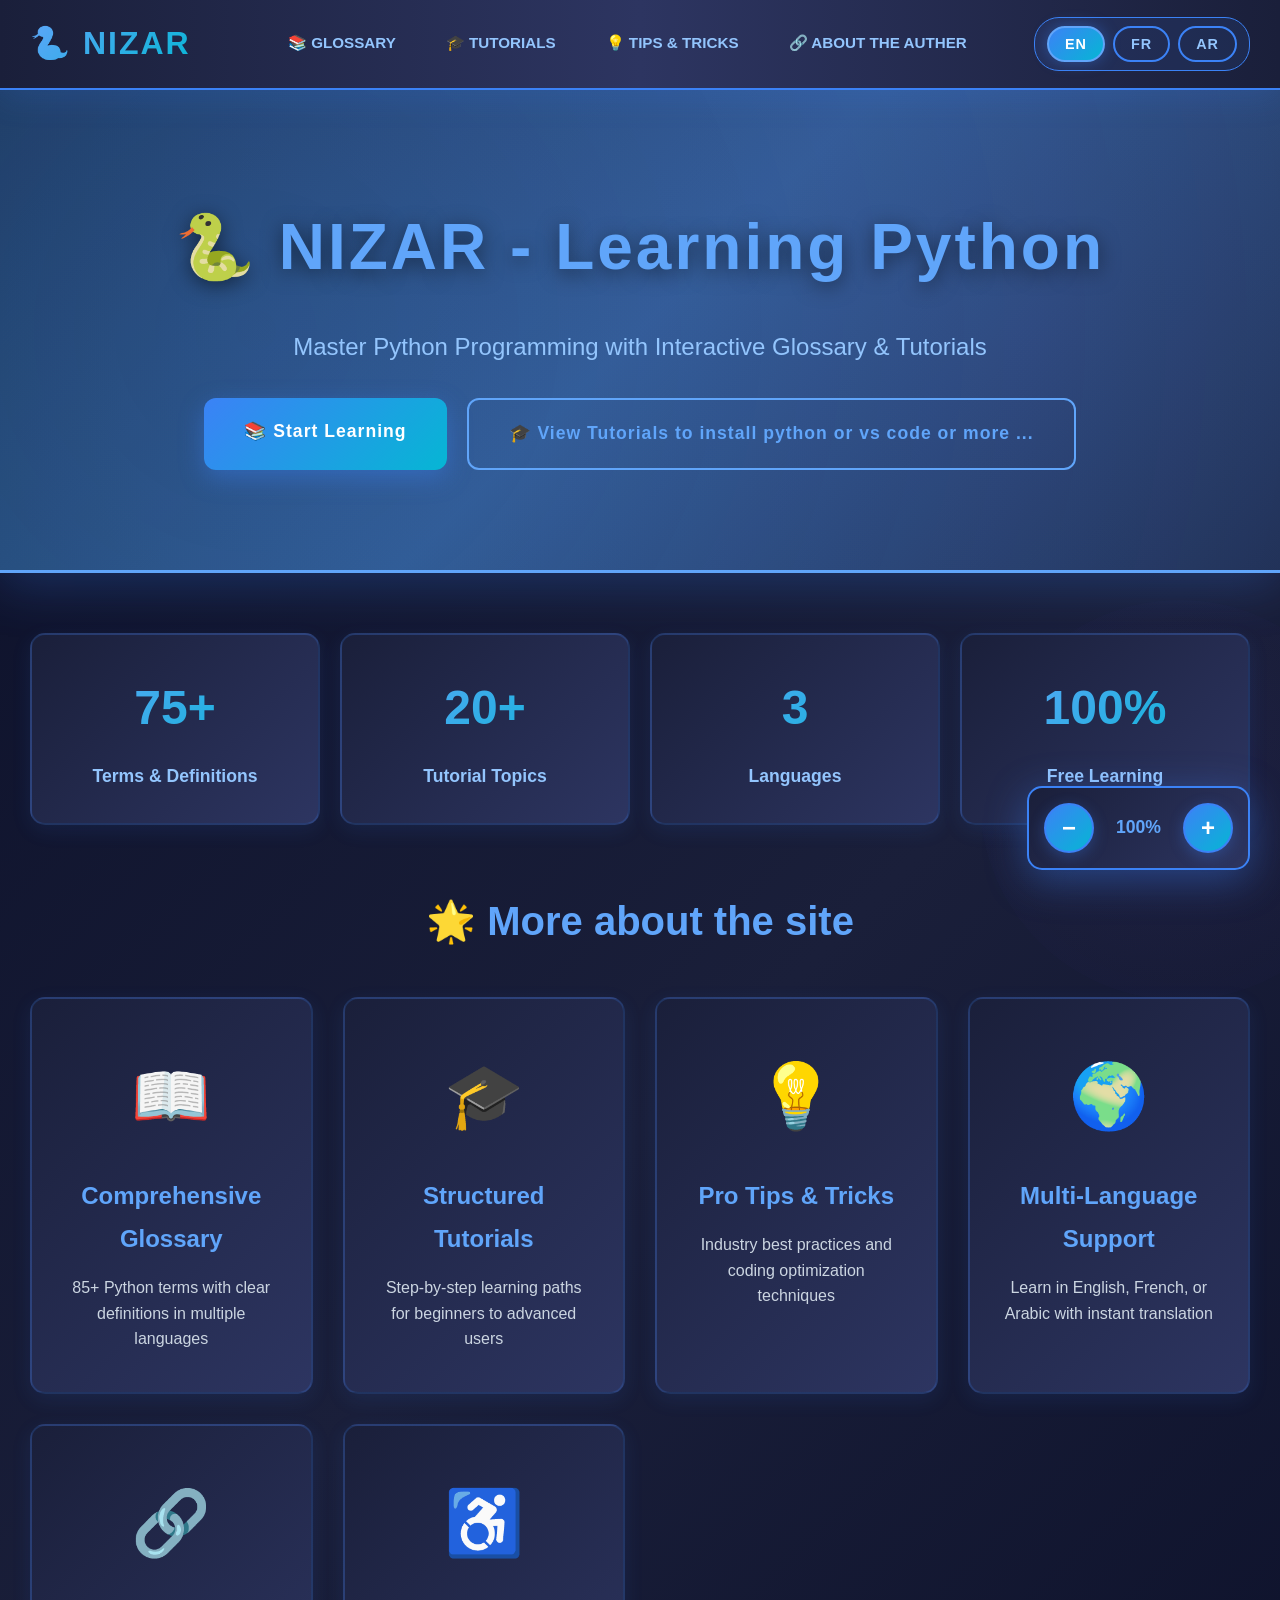
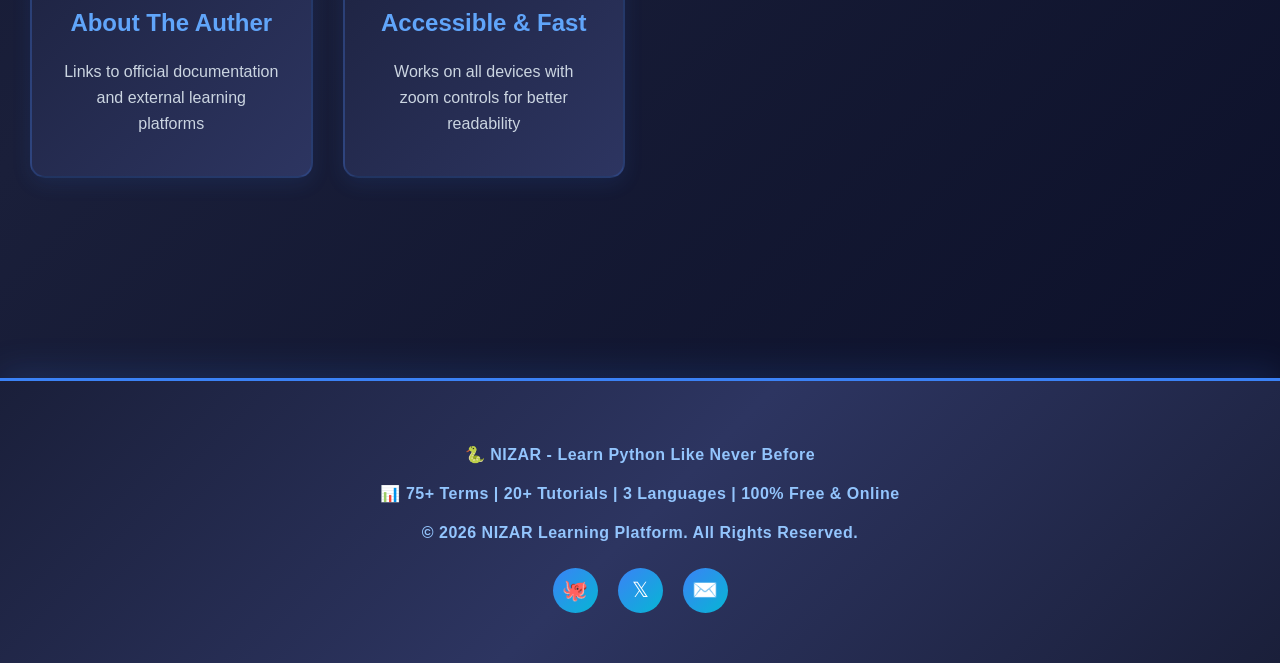
<file: index.html>
<!DOCTYPE html>
<html lang="en">

<head>
    <meta charset="UTF-8">
    <meta name="viewport" content="width=device-width, initial-scale=1.0">
    <title>NIZAR - Learning Python | Master Python Programming</title>
    <style>
        * {
            margin: 0;
            padding: 0;
            box-sizing: border-box;
        }
        
         :root {
            --primary-dark: #0a0e27;
            --secondary-dark: #1a1f3a;
            --tertiary-dark: #2d3561;
            --light-blue: #3b82f6;
            --lighter-blue: #60a5fa;
            --brightest-blue: #93c5fd;
            --accent-cyan: #06b6d4;
            --accent-purple: #8b5cf6;
        }
        
        body {
            background: linear-gradient(135deg, var(--primary-dark) 0%, var(--secondary-dark) 50%, var(--primary-dark) 100%);
            font-family: 'Segoe UI', Tahoma, Geneva, Verdana, sans-serif;
            color: #e0e7ff;
            line-height: 1.8;
            min-height: 100vh;
            position: relative;
            overflow-x: hidden;
        }
        
        .bg-decoration {
            position: fixed;
            width: 400px;
            height: 400px;
            border-radius: 50%;
            opacity: 0.05;
            pointer-events: none;
            z-index: 0;
        }
        
        .bg-decoration-1 {
            top: -100px;
            left: -100px;
            background: radial-gradient(circle, var(--light-blue), transparent);
            animation: float 20s ease-in-out infinite;
        }
        
        .bg-decoration-2 {
            bottom: -100px;
            right: -100px;
            background: radial-gradient(circle, var(--accent-purple), transparent);
            animation: float 25s ease-in-out infinite reverse;
        }
        
        @keyframes float {
            0%,
            100% {
                transform: translateY(0px);
            }
            50% {
                transform: translateY(50px);
            }
        }
        
        nav {
            background: linear-gradient(90deg, var(--secondary-dark) 0%, var(--tertiary-dark) 50%, var(--secondary-dark) 100%);
            padding: 15px 30px;
            display: flex;
            justify-content: space-between;
            align-items: center;
            border-bottom: 2px solid var(--light-blue);
            box-shadow: 0 8px 32px rgba(59, 130, 246, 0.15);
            position: sticky;
            top: 0;
            z-index: 50;
            backdrop-filter: blur(10px);
        }
        
        .logo {
            font-size: 2em;
            font-weight: 900;
            background: linear-gradient(135deg, var(--lighter-blue), var(--accent-cyan));
            -webkit-background-clip: text;
            -webkit-text-fill-color: transparent;
            background-clip: text;
            letter-spacing: 2px;
            margin-right: 30px;
            cursor: pointer;
            text-decoration: none;
        }
        
        .nav-links {
            flex: 1;
            display: flex;
            gap: 20px;
            justify-content: center;
        }
        
        .nav-link {
            padding: 10px 15px;
            color: var(--brightest-blue);
            cursor: pointer;
            font-weight: 600;
            transition: all 0.3s ease;
            border-bottom: 3px solid transparent;
            font-size: 0.95em;
            text-decoration: none;
            display: inline-block;
        }
        
        .nav-link:hover,
        .nav-link.active {
            color: white;
            border-bottom-color: var(--lighter-blue);
        }
        
        .language-switcher {
            display: flex;
            gap: 8px;
            margin-left: auto;
            background: rgba(59, 130, 246, 0.1);
            padding: 8px 12px;
            border-radius: 25px;
            border: 1px solid var(--light-blue);
        }
        
        .lang-btn {
            padding: 8px 16px;
            border: 2px solid var(--light-blue);
            background: transparent;
            color: var(--brightest-blue);
            border-radius: 20px;
            cursor: pointer;
            font-weight: 700;
            transition: all 0.3s ease;
            font-size: 0.9em;
            text-transform: uppercase;
            letter-spacing: 1px;
        }
        
        .lang-btn:hover,
        .lang-btn.active {
            background: linear-gradient(135deg, var(--light-blue), var(--accent-cyan));
            color: white;
            border-color: var(--lighter-blue);
            box-shadow: 0 0 15px rgba(59, 130, 246, 0.4);
        }
        
        header {
            background: linear-gradient(135deg, #1e3a5f 0%, #2d5a8c 50%, #1a2f4d 100%);
            padding: 100px 30px;
            text-align: center;
            box-shadow: 0 12px 48px rgba(59, 130, 246, 0.25);
            border-bottom: 3px solid var(--lighter-blue);
            position: relative;
            z-index: 10;
        }
        
        header::before {
            content: '';
            position: absolute;
            top: 0;
            left: 0;
            right: 0;
            bottom: 0;
            background: radial-gradient(circle at 20% 50%, rgba(59, 130, 246, 0.1), transparent), radial-gradient(circle at 80% 50%, rgba(139, 92, 246, 0.1), transparent);
            pointer-events: none;
        }
        
        header h1 {
            color: var(--lighter-blue);
            font-size: 4em;
            margin-bottom: 20px;
            font-weight: 900;
            text-shadow: 0 4px 20px rgba(0, 0, 0, 0.5);
            letter-spacing: 3px;
            position: relative;
            z-index: 11;
        }
        
        header .tagline {
            color: var(--brightest-blue);
            font-size: 1.5em;
            font-weight: 400;
            position: relative;
            z-index: 11;
            margin-bottom: 30px;
        }
        
        .cta-buttons {
            display: flex;
            gap: 20px;
            justify-content: center;
            position: relative;
            z-index: 11;
            flex-wrap: wrap;
        }
        
        .cta-btn {
            padding: 18px 40px;
            font-size: 1.1em;
            font-weight: 700;
            border: none;
            border-radius: 12px;
            cursor: pointer;
            transition: all 0.3s ease;
            text-decoration: none;
            display: inline-block;
            letter-spacing: 1px;
        }
        
        .cta-btn-primary {
            background: linear-gradient(135deg, var(--light-blue), var(--accent-cyan));
            color: white;
            box-shadow: 0 8px 25px rgba(59, 130, 246, 0.4);
        }
        
        .cta-btn-primary:hover {
            transform: translateY(-3px);
            box-shadow: 0 12px 35px rgba(59, 130, 246, 0.6);
        }
        
        .cta-btn-secondary {
            background: transparent;
            color: var(--lighter-blue);
            border: 2px solid var(--lighter-blue);
        }
        
        .cta-btn-secondary:hover {
            background: rgba(96, 165, 250, 0.1);
            transform: translateY(-3px);
        }
        
        .container {
            max-width: 1300px;
            margin: 0 auto;
            padding: 60px 30px;
            position: relative;
            z-index: 10;
        }
        
        .stats-container {
            display: grid;
            grid-template-columns: repeat(auto-fit, minmax(200px, 1fr));
            gap: 20px;
            margin-bottom: 60px;
        }
        
        .stat-card {
            background: linear-gradient(135deg, var(--secondary-dark) 0%, var(--tertiary-dark) 100%);
            padding: 30px;
            border-radius: 15px;
            text-align: center;
            border: 2px solid rgba(59, 130, 246, 0.2);
            box-shadow: 0 6px 20px rgba(59, 130, 246, 0.1);
            transition: all 0.3s ease;
        }
        
        .stat-card:hover {
            box-shadow: 0 10px 32px rgba(59, 130, 246, 0.25);
            transform: translateY(-5px);
            border-color: var(--light-blue);
        }
        
        .stat-number {
            font-size: 3em;
            font-weight: 900;
            background: linear-gradient(135deg, var(--lighter-blue), var(--accent-cyan));
            -webkit-background-clip: text;
            -webkit-text-fill-color: transparent;
            background-clip: text;
        }
        
        .stat-label {
            color: var(--brightest-blue);
            font-weight: 700;
            margin-top: 10px;
            font-size: 1.1em;
        }
        
        .feature-grid {
            display: grid;
            grid-template-columns: repeat(auto-fit, minmax(280px, 1fr));
            gap: 30px;
            margin-bottom: 60px;
        }
        
        .feature-card {
            background: linear-gradient(135deg, var(--secondary-dark) 0%, var(--tertiary-dark) 100%);
            padding: 40px 30px;
            border-radius: 15px;
            border: 2px solid rgba(59, 130, 246, 0.2);
            text-align: center;
            transition: all 0.4s ease;
            box-shadow: 0 6px 20px rgba(59, 130, 246, 0.1);
            position: relative;
            overflow: hidden;
        }
        
        .feature-card::before {
            content: '';
            position: absolute;
            top: 0;
            left: 0;
            right: 0;
            bottom: 0;
            background: linear-gradient(135deg, rgba(59, 130, 246, 0.1), transparent);
            opacity: 0;
            transition: opacity 0.3s ease;
        }
        
        .feature-card:hover {
            transform: translateY(-15px);
            box-shadow: 0 16px 48px rgba(59, 130, 246, 0.35);
            border-color: var(--lighter-blue);
        }
        
        .feature-card:hover::before {
            opacity: 1;
        }
        
        .feature-icon {
            font-size: 4em;
            margin-bottom: 20px;
        }
        
        .feature-title {
            color: var(--lighter-blue);
            font-size: 1.5em;
            font-weight: 800;
            margin-bottom: 15px;
        }
        
        .feature-text {
            color: #cbd5e1;
            font-size: 1em;
            line-height: 1.6;
        }
        
        .zoom-controls {
            position: fixed;
            bottom: 30px;
            right: 30px;
            display: flex;
            gap: 12px;
            z-index: 1000;
            background: linear-gradient(135deg, var(--secondary-dark) 0%, var(--tertiary-dark) 100%);
            padding: 15px;
            border-radius: 15px;
            box-shadow: 0 10px 40px rgba(59, 130, 246, 0.4);
            border: 2px solid var(--light-blue);
            backdrop-filter: blur(10px);
        }
        
        .zoom-btn {
            width: 50px;
            height: 50px;
            border: 2px solid var(--light-blue);
            background: linear-gradient(135deg, var(--light-blue), var(--accent-cyan));
            color: white;
            border-radius: 50%;
            font-size: 1.5em;
            font-weight: bold;
            cursor: pointer;
            transition: all 0.3s ease;
            display: flex;
            align-items: center;
            justify-content: center;
            box-shadow: 0 4px 15px rgba(59, 130, 246, 0.3);
        }
        
        .zoom-btn:hover {
            transform: scale(1.15);
            box-shadow: 0 8px 25px rgba(59, 130, 246, 0.5);
        }
        
        .zoom-level {
            display: flex;
            align-items: center;
            justify-content: center;
            min-width: 65px;
            font-weight: 800;
            color: var(--lighter-blue);
            font-size: 1.1em;
        }
        
        .scroll-to-top {
            position: fixed;
            bottom: 150px;
            right: 30px;
            width: 50px;
            height: 50px;
            background: linear-gradient(135deg, var(--accent-purple), var(--light-blue));
            color: white;
            border: 2px solid var(--lighter-blue);
            border-radius: 50%;
            font-size: 1.6em;
            cursor: pointer;
            display: none;
            align-items: center;
            justify-content: center;
            transition: all 0.3s ease;
            box-shadow: 0 6px 20px rgba(59, 130, 246, 0.4);
        }
        
        .scroll-to-top:hover {
            transform: scale(1.15);
            box-shadow: 0 10px 32px rgba(59, 130, 246, 0.6);
        }
        
        .scroll-to-top.show {
            display: flex;
        }
        
        footer {
            background: linear-gradient(135deg, var(--secondary-dark) 0%, var(--tertiary-dark) 50%, var(--secondary-dark) 100%);
            padding: 50px 30px;
            text-align: center;
            color: var(--brightest-blue);
            margin-top: 80px;
            border-top: 3px solid var(--light-blue);
            box-shadow: 0 -8px 32px rgba(59, 130, 246, 0.15);
            position: relative;
            z-index: 10;
        }
        
        footer p {
            margin: 10px 0;
            font-weight: 600;
            letter-spacing: 0.5px;
        }
        
        .social-links {
            display: flex;
            gap: 20px;
            justify-content: center;
            margin-top: 20px;
        }
        
        .social-link {
            display: inline-block;
            width: 45px;
            height: 45px;
            background: linear-gradient(135deg, var(--light-blue), var(--accent-cyan));
            border-radius: 50%;
            display: flex;
            align-items: center;
            justify-content: center;
            color: white;
            font-size: 1.3em;
            transition: all 0.3s ease;
            text-decoration: none;
        }
        
        .social-link:hover {
            transform: translateY(-5px);
            box-shadow: 0 8px 20px rgba(59, 130, 246, 0.4);
        }
        
         ::-webkit-scrollbar {
            width: 12px;
        }
        
         ::-webkit-scrollbar-track {
            background: linear-gradient(to bottom, var(--primary-dark), var(--secondary-dark));
        }
        
         ::-webkit-scrollbar-thumb {
            background: linear-gradient(to bottom, var(--light-blue), var(--accent-cyan));
            border-radius: 6px;
        }
        
         ::-webkit-scrollbar-thumb:hover {
            background: linear-gradient(to bottom, var(--lighter-blue), var(--light-blue));
        }
        
        @media (max-width: 768px) {
            header h1 {
                font-size: 2.5em;
            }
            .cta-buttons {
                flex-direction: column;
            }
            .cta-btn {
                width: 100%;
            }
            nav {
                flex-direction: column;
                gap: 15px;
            }
            .nav-links {
                flex-direction: column;
                gap: 10px;
            }
        }
    </style>
</head>

<body>

    <div class="bg-decoration bg-decoration-1"></div>
    <div class="bg-decoration bg-decoration-2"></div>

    <nav>
        <a href="index.html" class="logo">🐍 NIZAR</a>
        <div class="nav-links">
            <a href="glossary.html" class="nav-link">📚 GLOSSARY</a>
            <a href="tutorials.html" class="nav-link">🎓 TUTORIALS</a>
            <a href="tips.html" class="nav-link">💡 TIPS & TRICKS</a>
            <a href="resources.html" class="nav-link">🔗 ABOUT THE AUTHER</a>
        </div>
        <div class="language-switcher">
            <button class="lang-btn active" onclick="changeLanguage('en')">EN</button>
            <button class="lang-btn" onclick="changeLanguage('fr')">FR</button>
            <button class="lang-btn" onclick="changeLanguage('ar')">AR</button>
        </div>
    </nav>

    <header>
        <h1 id="header-title">🐍 NIZAR - Learning Python</h1>
        <p class="tagline" id="header-tagline">Master Python Programming with Interactive Glossary & Tutorials</p>
        <div class="cta-buttons">
            <a href="glossary.html" class="cta-btn cta-btn-primary" id="btn-glossary">📚 Start Learning</a>
            <a href="tutorials.html" class="cta-btn cta-btn-secondary" id="btn-tutorials">🎓 View Tutorials to install python or vs code or more ...</a>
        </div>
    </header>

    <div class="container">
        <div class="stats-container">
            <div class="stat-card">
                <div class="stat-number">75+</div>
                <div class="stat-label" id="stat1">Terms & Definitions</div>
            </div>
            <div class="stat-card">
                <div class="stat-number">20+</div>
                <div class="stat-label" id="stat2">Tutorial Topics</div>
            </div>
            <div class="stat-card">
                <div class="stat-number">3</div>
                <div class="stat-label" id="stat3">Languages</div>
            </div>
            <div class="stat-card">
                <div class="stat-number">100%</div>
                <div class="stat-label" id="stat4">Free Learning</div>
            </div>
        </div>

        <h2 style="color: var(--lighter-blue); font-size: 2.5em; margin-bottom: 40px; text-align: center;">🌟 More about the site</h2>

        <div class="feature-grid">
            <div class="feature-card">
                <div class="feature-icon">📖</div>
                <div class="feature-title" id="feat1-title">Comprehensive Glossary</div>
                <div class="feature-text" id="feat1-text">85+ Python terms with clear definitions in multiple languages</div>
            </div>
            <div class="feature-card">
                <div class="feature-icon">🎓</div>
                <div class="feature-title" id="feat2-title">Structured Tutorials</div>
                <div class="feature-text" id="feat2-text">Step-by-step learning paths for beginners to advanced users</div>
            </div>
            <div class="feature-card">
                <div class="feature-icon">💡</div>
                <div class="feature-title" id="feat3-title">Pro Tips & Tricks</div>
                <div class="feature-text" id="feat3-text">Industry best practices and coding optimization techniques</div>
            </div>
            <div class="feature-card">
                <div class="feature-icon">🌍</div>
                <div class="feature-title" id="feat4-title">Multi-Language Support</div>
                <div class="feature-text" id="feat4-text">Learn in English, French, or Arabic with instant translation</div>
            </div>
            <div class="feature-card">
                <div class="feature-icon">🔗</div>
                <div class="feature-title" id="feat5-title">About The Auther</div>
                <div class="feature-text" id="feat5-text">Links to official documentation and external learning platforms</div>
            </div>
            <div class="feature-card">
                <div class="feature-icon">♿</div>
                <div class="feature-title" id="feat6-title">Accessible & Fast</div>
                <div class="feature-text" id="feat6-text">Works on all devices with zoom controls for better readability</div>
            </div>
        </div>
    </div>

    <button class="scroll-to-top" id="scrollToTop">↑</button>

    <div class="zoom-controls">
        <button class="zoom-btn" id="zoomOut" title="Zoom Out">−</button>
        <div class="zoom-level" id="zoomLevel">100%</div>
        <button class="zoom-btn" id="zoomIn" title="Zoom In">+</button>
    </div>

    <footer>
        <p>🐍 NIZAR - Learn Python Like Never Before</p>
        <p>📊 75+ Terms | 20+ Tutorials | 3 Languages | 100% Free & Online</p>
        <p>© 2026 NIZAR Learning Platform. All Rights Reserved.</p>
        <div class="social-links">
            <a href="#" class="social-link" title="GitHub">🐙</a>
            <a href="#" class="social-link" title="Twitter">𝕏</a>
            <a href="#" class="social-link" title="Email">✉️</a>
        </div>
    </footer>

    <script>
        let currentZoom = 100;
        const translations = {
            en: {
                'header-title': '🐍 NIZAR - Learning Python',
                'header-tagline': 'Master Python Programming with Interactive Glossary & Tutorials',
                'btn-glossary': '📚 Start Learning',
                'btn-tutorials': '🎓 View Tutorials',
                'stat1': 'Terms & Definitions',
                'stat2': 'Tutorial Topics',
                'stat3': 'Languages',
                'stat4': 'Free Learning',
                'feat1-title': 'Comprehensive Glossary',
                'feat1-text': '75+ Python terms with clear definitions in multiple languages',
                'feat2-title': 'Structured Tutorials',
                'feat2-text': 'Step-by-step learning paths for beginners to advanced users',
                'feat3-title': 'Pro Tips & Tricks',
                'feat3-text': 'Industry best practices and coding optimization techniques',
                'feat4-title': 'Multi-Language Support',
                'feat4-text': 'Learn in English, French, or Arabic with instant translation',
                'feat5-title': 'Small Biography About The Authers Life',
                'feat5-text': 'Links to official documentation and learning python easily',
                'feat6-title': 'Accessible & Fast',
                'feat6-text': 'Works on all devices with zoom controls for better readability',
            },
            fr: {
                'header-title': '🐍 NIZAR - Apprendre Python',
                'header-tagline': 'Maîtrisez la programmation Python avec un glossaire et des tutoriels interactifs',
                'btn-glossary': '📚 Commencer à apprendre',
                'btn-tutorials': '🎓 Voir les tutoriels',
                'stat1': 'Termes et définitions',
                'stat2': 'Sujets de tutoriel',
                'stat3': ' Multis Langues',
                'stat4': 'Apprentissage gratuit',
                'feat1-title': 'Glossaire complet',
                'feat1-text': '85+ termes Python avec définitions claires en plusieurs langues',
                'feat2-title': 'Tutoriels structurés',
                'feat2-text': 'Parcours d\'apprentissage étape par étape pour les débutants aux utilisateurs avancés',
                'feat3-title': 'Astuces et conseils pro',
                'feat3-text': 'Meilleures pratiques de l\'industrie et techniques d\'optimisation de code',
                'feat4-title': 'Support multilingue',
                'feat4-text': 'Apprenez en anglais, français ou arabe avec traduction instantanée',
                'feat5-title': 'Petite biography du auteur du site',
                'feat5-text': 'Liens vers la documentation officielle et les plates-formes d\'apprentissage externes',
                'feat6-title': 'Accessible et rapide',
                'feat6-text': 'Fonctionne sur tous les appareils avec des contrôles de zoom pour une meilleure lisibilité',
            },
            ar: {
                'header-title': '🐍 نزار - تعلم بايثون',
                'header-tagline': 'أتقن برمجة بايثون باستخدام قاموس وبرامج تعليمية تفاعلية',
                'btn-glossary': '📚 ابدأ التعلم',
                'btn-tutorials': '🎓 عرض البرامج التعليمية',
                'stat1': 'المصطلحات والتعاريف',
                'stat2': 'موضوعات البرامج التعليمية',
                'stat3': 'اللغات',
                'stat4': 'التعلم المجاني',
                'feat1-title': 'قاموس شامل',
                'feat1-text': '75+ شروط بايثون مع تعريفات واضحة بلغات متعددة',
                'feat2-title': 'برامج تعليمية منظمة',
                'feat2-text': 'مسارات تعليمية خطوة بخطوة للمبتدئين إلى المستخدمين المتقدمين',
                'feat3-title': 'نصائح واستراتيجيات احترافية',
                'feat3-text': 'أفضل الممارسات الصناعية وتقنيات تحسين الأداء في الكود',
                'feat4-title': 'دعم متعدد اللغات',
                'feat4-text': 'تعلم باللغة الإنجليزية أو الفرنسية أو العربية مع الترجمة الفورية',
                'feat5-title': 'موارد منسقة',
                'feat5-text': 'معلومات حول صانع الموقع والمنصات التعليمية الخارجية',
                'feat6-title': 'سهل الوصول وسريع',
                'feat6-text': 'يعمل على جميع الأجهزة مع عناصر تحكم الرسم البياني لتحسين القابلية للقراءة',
            }
        };

        function changeLanguage(lang) {
            const trans = translations[lang];
            for (let key in trans) {
                const elem = document.getElementById(key);
                if (elem) elem.textContent = trans[key];
            }
            document.querySelectorAll('.lang-btn').forEach(btn => btn.classList.remove('active'));
            event.target.classList.add('active');
            localStorage.setItem('niзarLanguage', lang);
        }

        function updateZoom() {
            document.body.style.zoom = currentZoom + '%';
            document.getElementById('zoomLevel').textContent = currentZoom + '%';
            localStorage.setItem('niзarZoom', currentZoom);
        }

        document.getElementById('zoomIn').addEventListener('click', () => {
            if (currentZoom < 200) {
                currentZoom += 10;
                updateZoom();
            }
        });

        document.getElementById('zoomOut').addEventListener('click', () => {
            if (currentZoom > 50) {
                currentZoom -= 10;
                updateZoom();
            }
        });

        window.addEventListener('scroll', () => {
            const scrollBtn = document.getElementById('scrollToTop');
            if (window.pageYOffset > 300) {
                scrollBtn.classList.add('show');
            } else {
                scrollBtn.classList.remove('show');
            }
        });

        document.getElementById('scrollToTop').addEventListener('click', () => {
            window.scrollTo({
                top: 0,
                behavior: 'smooth'
            });
        });

        const savedZoom = localStorage.getItem('niзarZoom');
        if (savedZoom) {
            currentZoom = parseInt(savedZoom);
            updateZoom();
        }

        const savedLang = localStorage.getItem('niзarLanguage') || 'en';
        if (savedLang !== 'en') {
            const btn = document.querySelector(`button[onclick="changeLanguage('${savedLang}')"]`);
            if (btn) {
                changeLanguage(savedLang);
            }
        }
    </script>

</body>

</html>
</file>
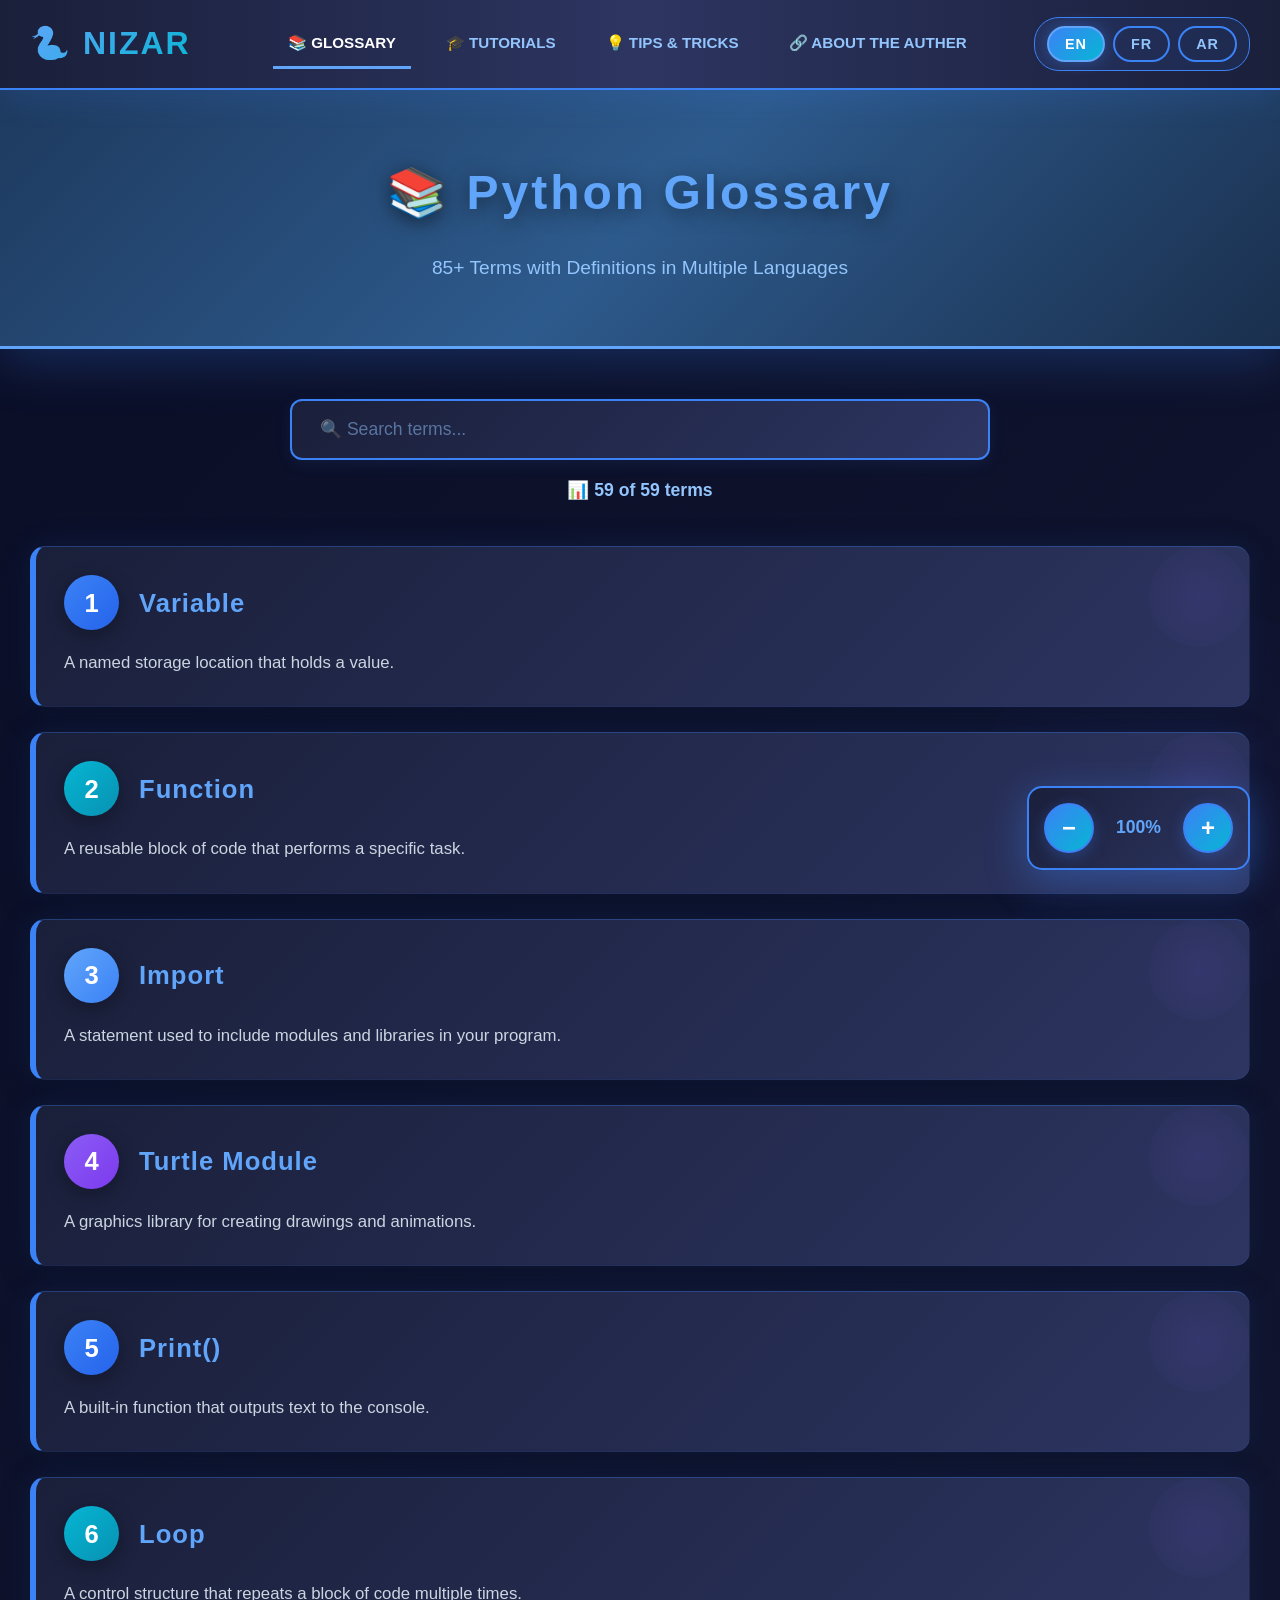
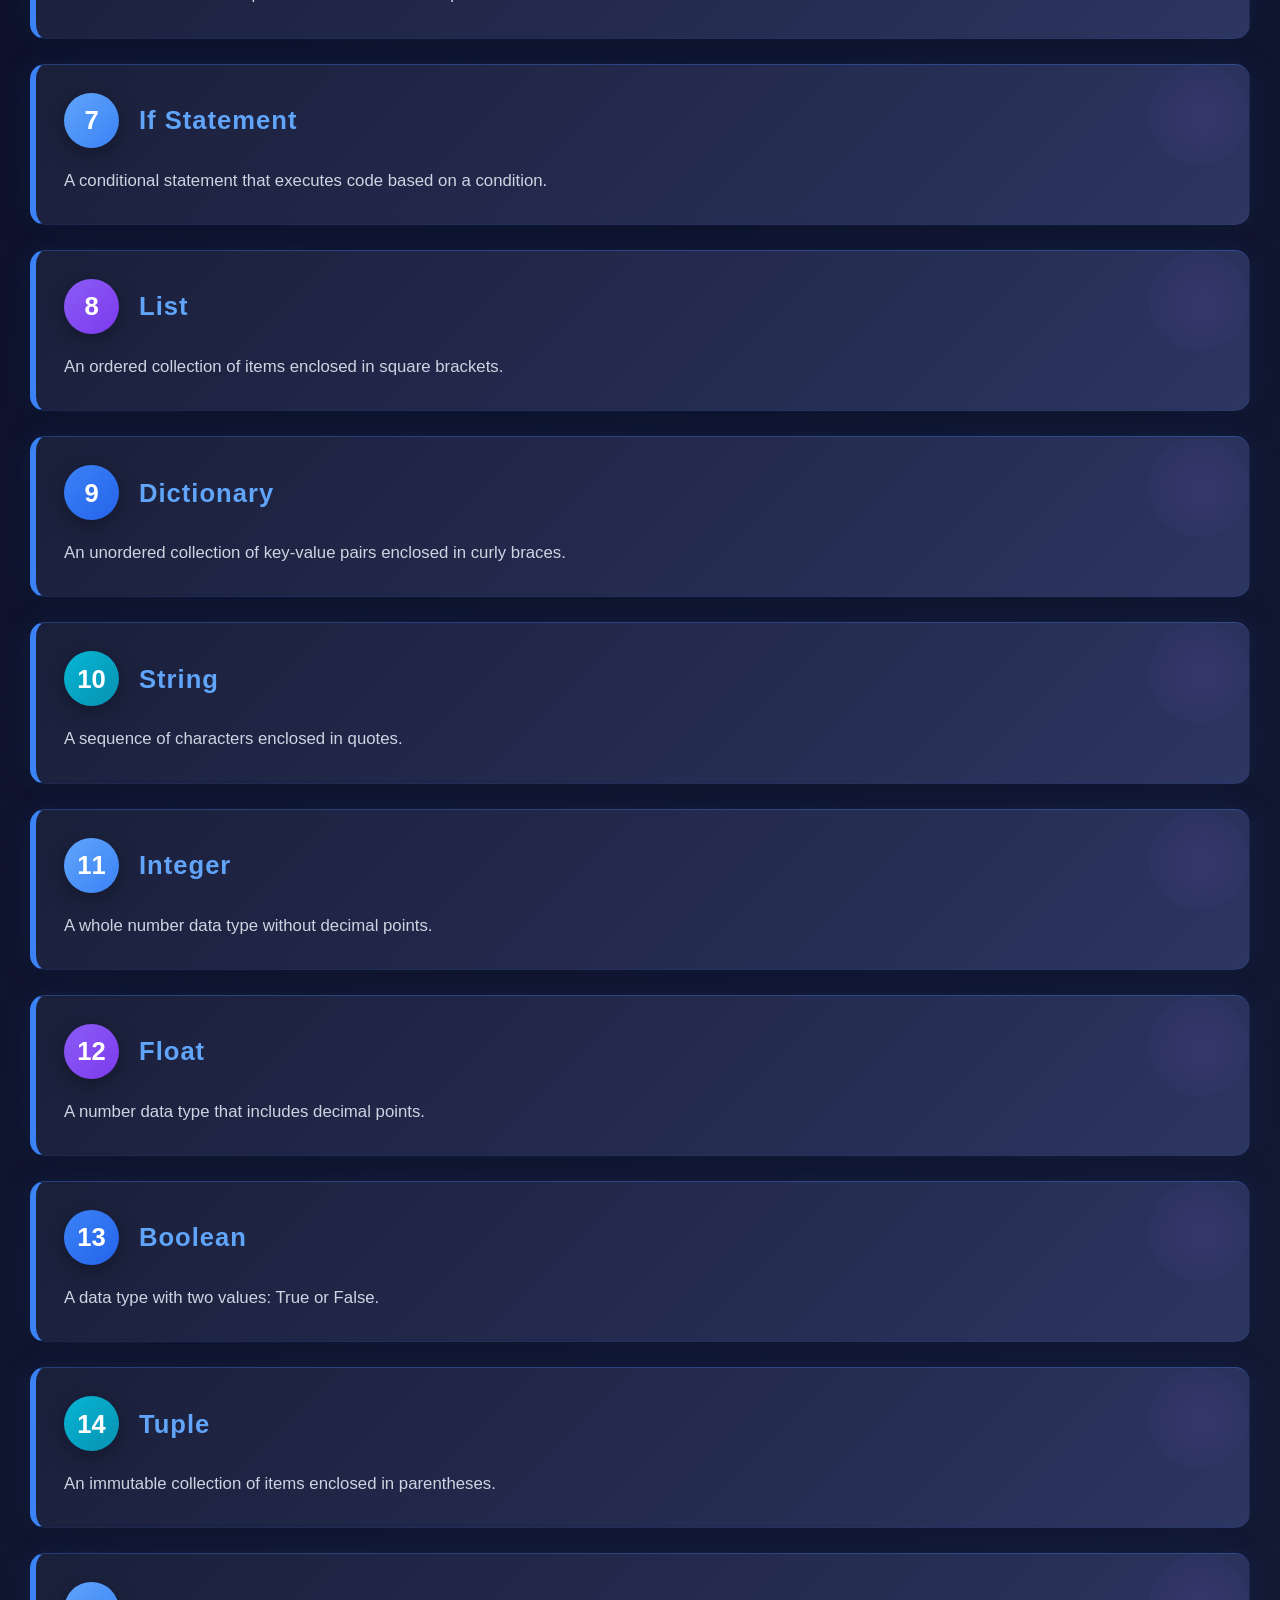
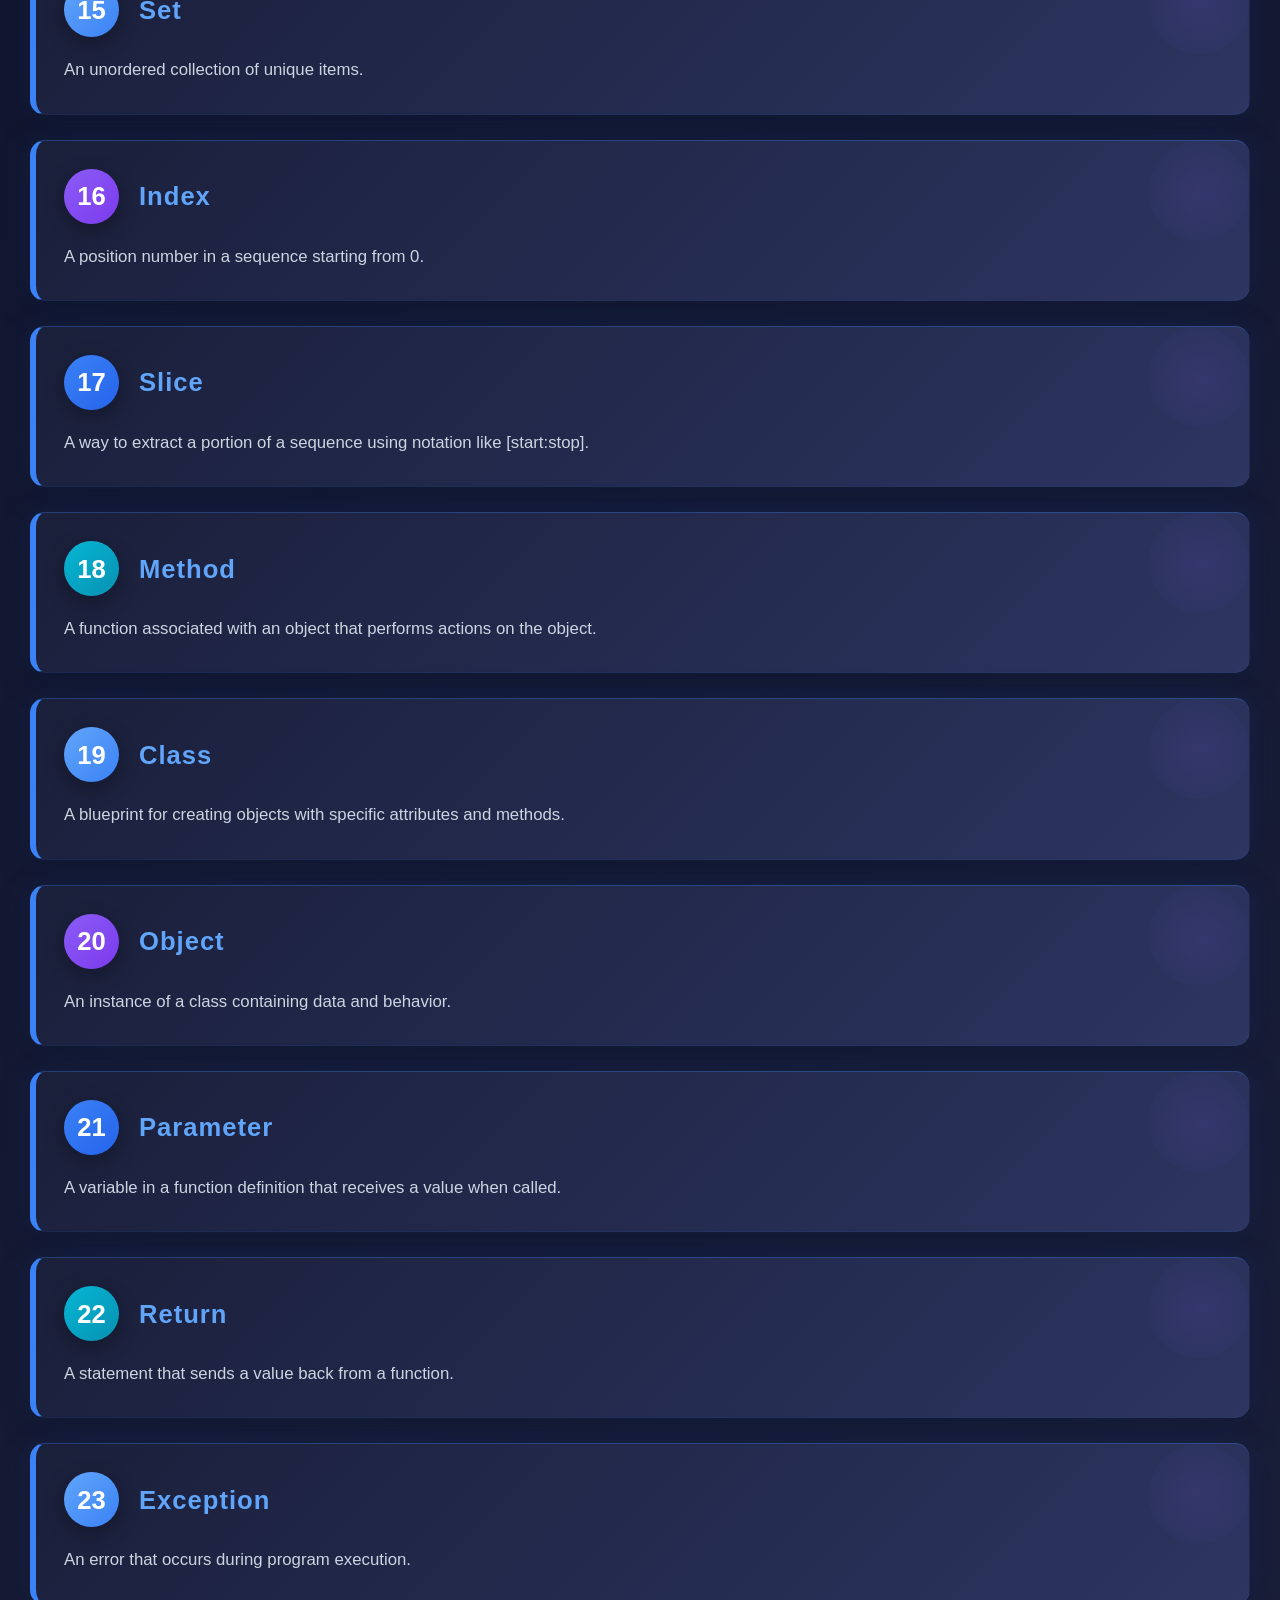
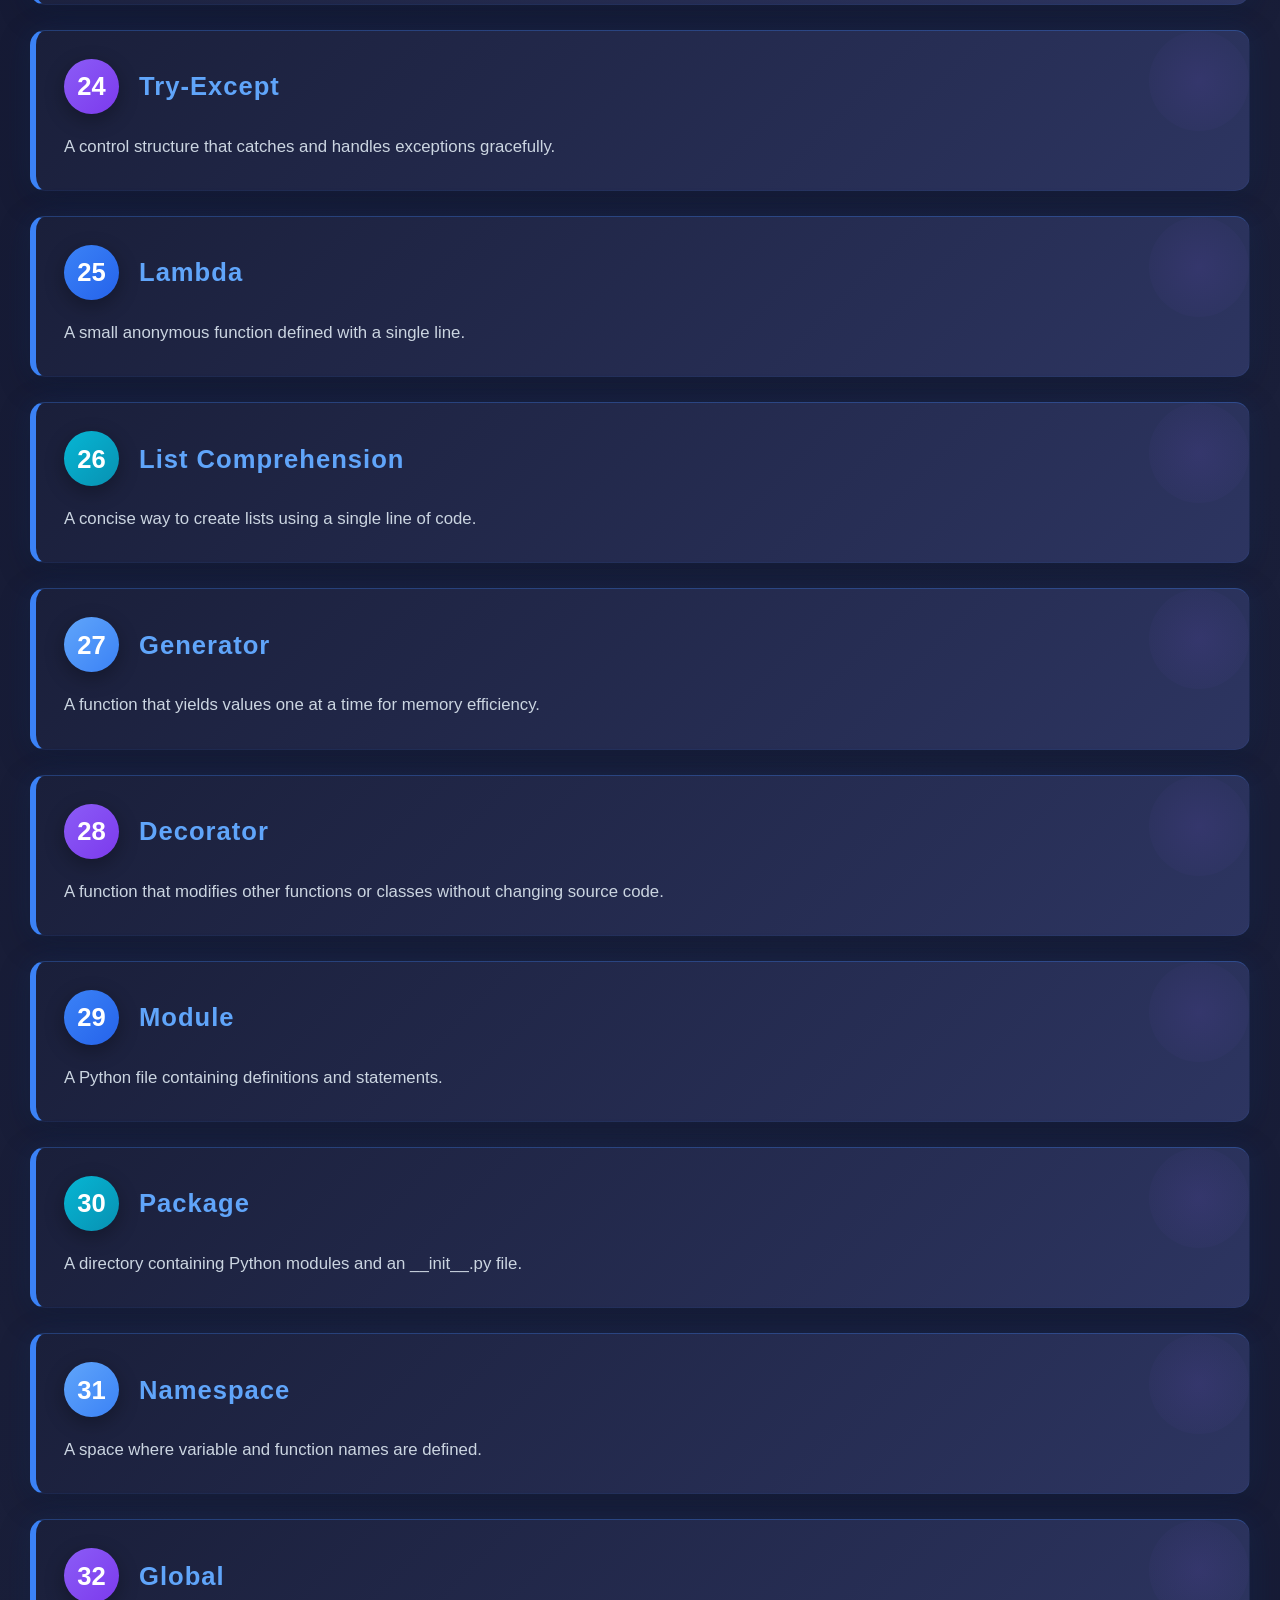
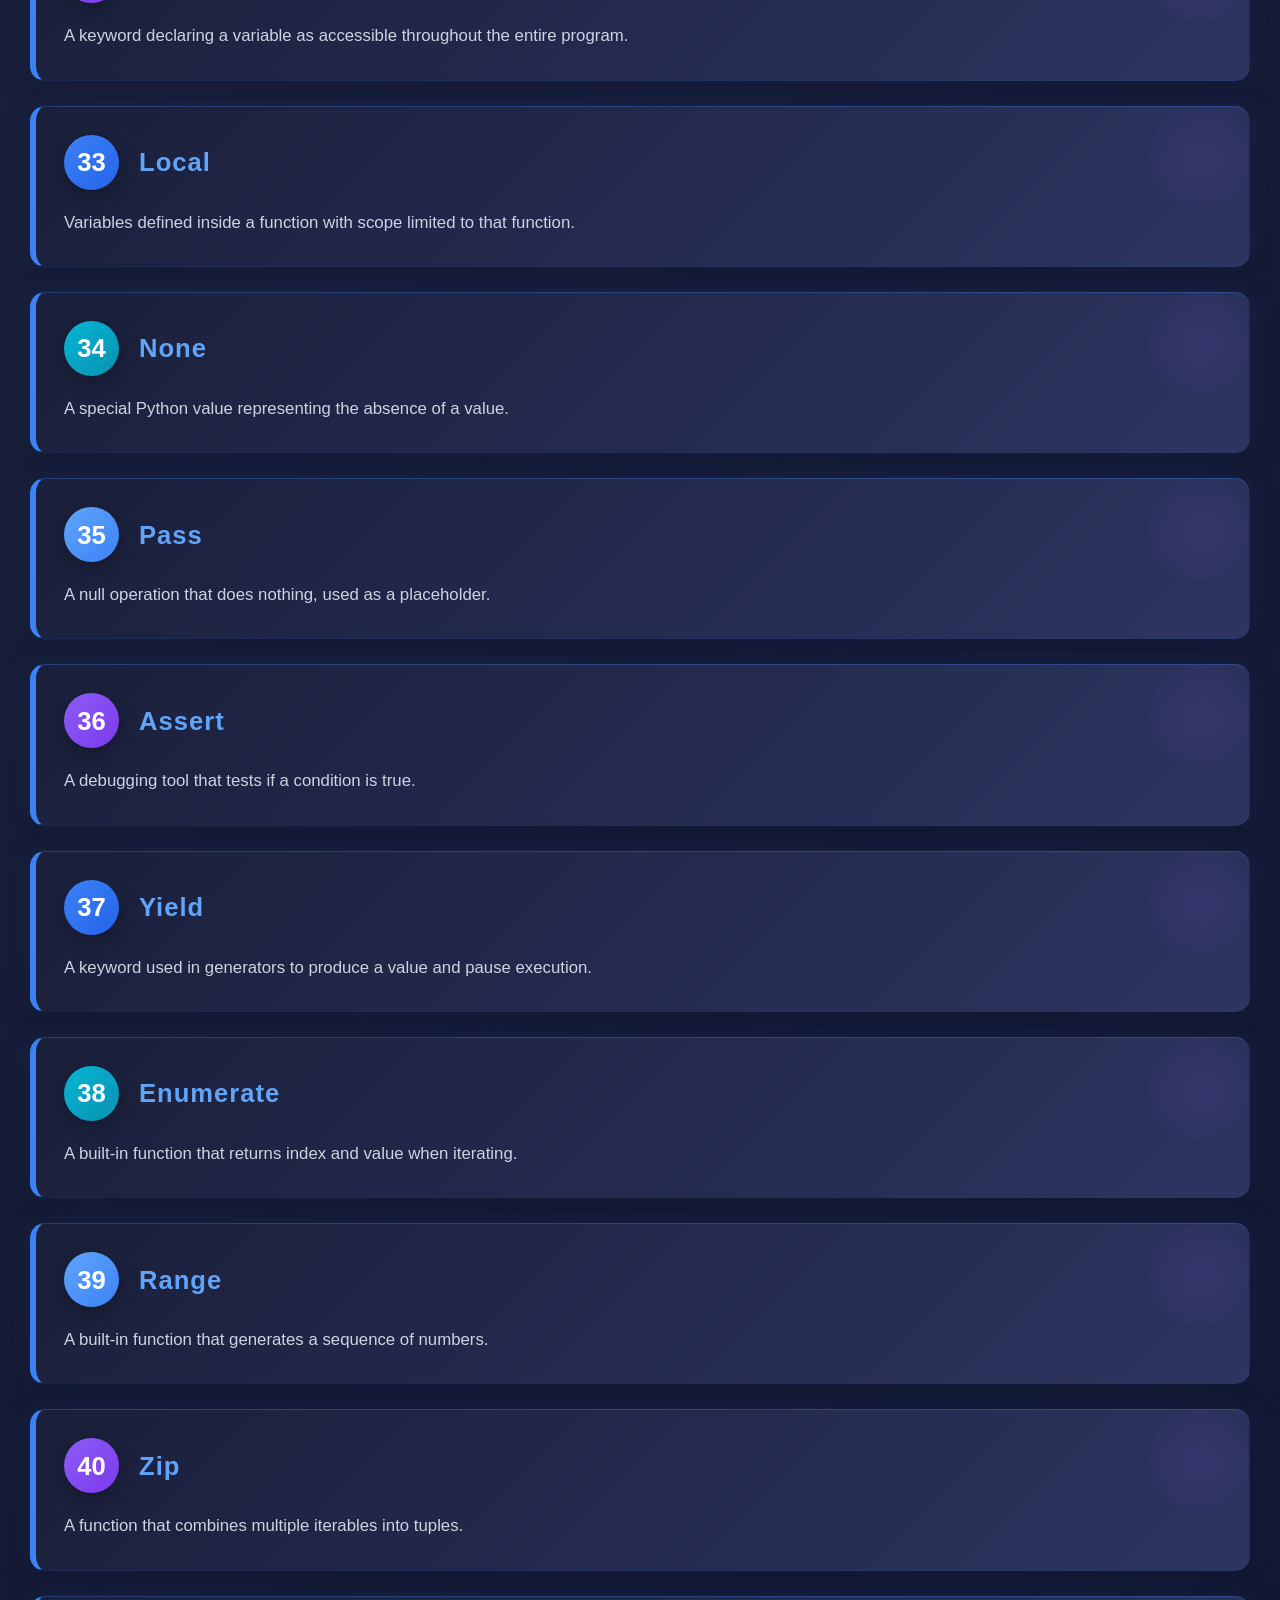
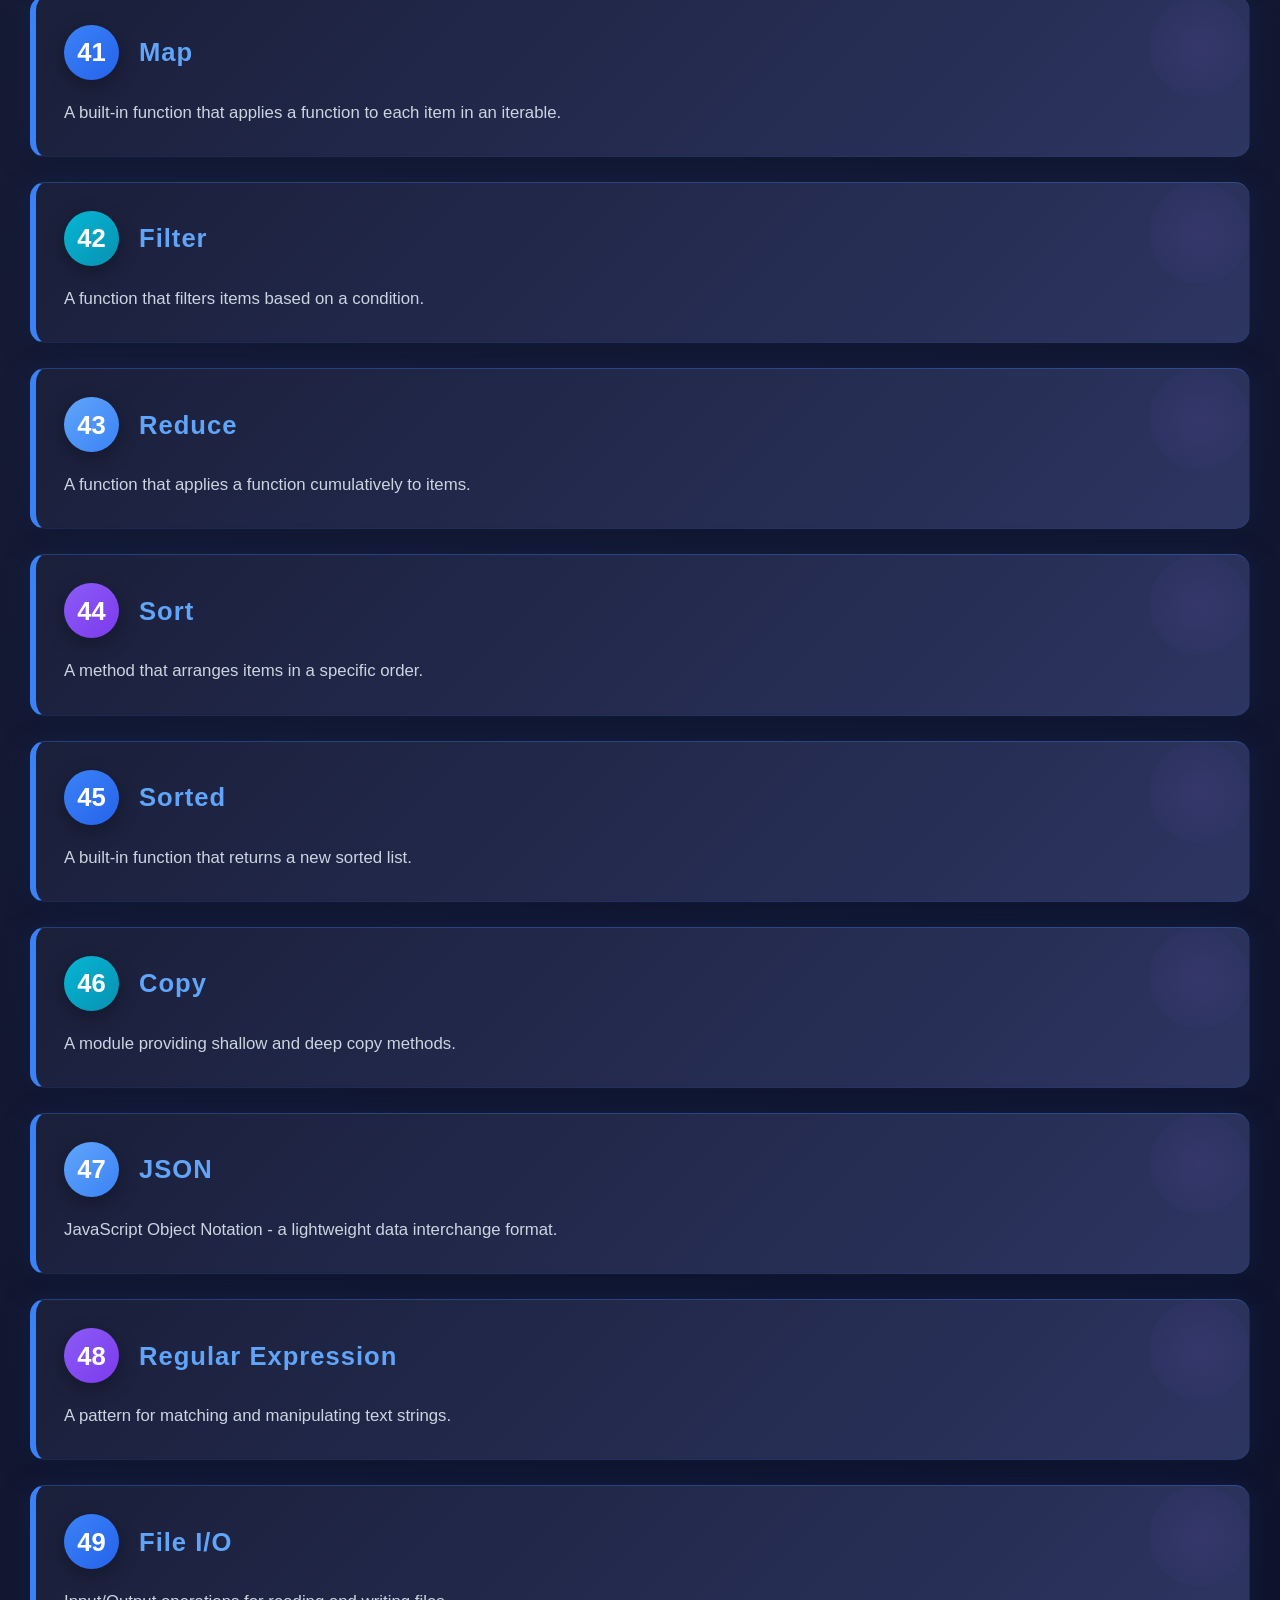
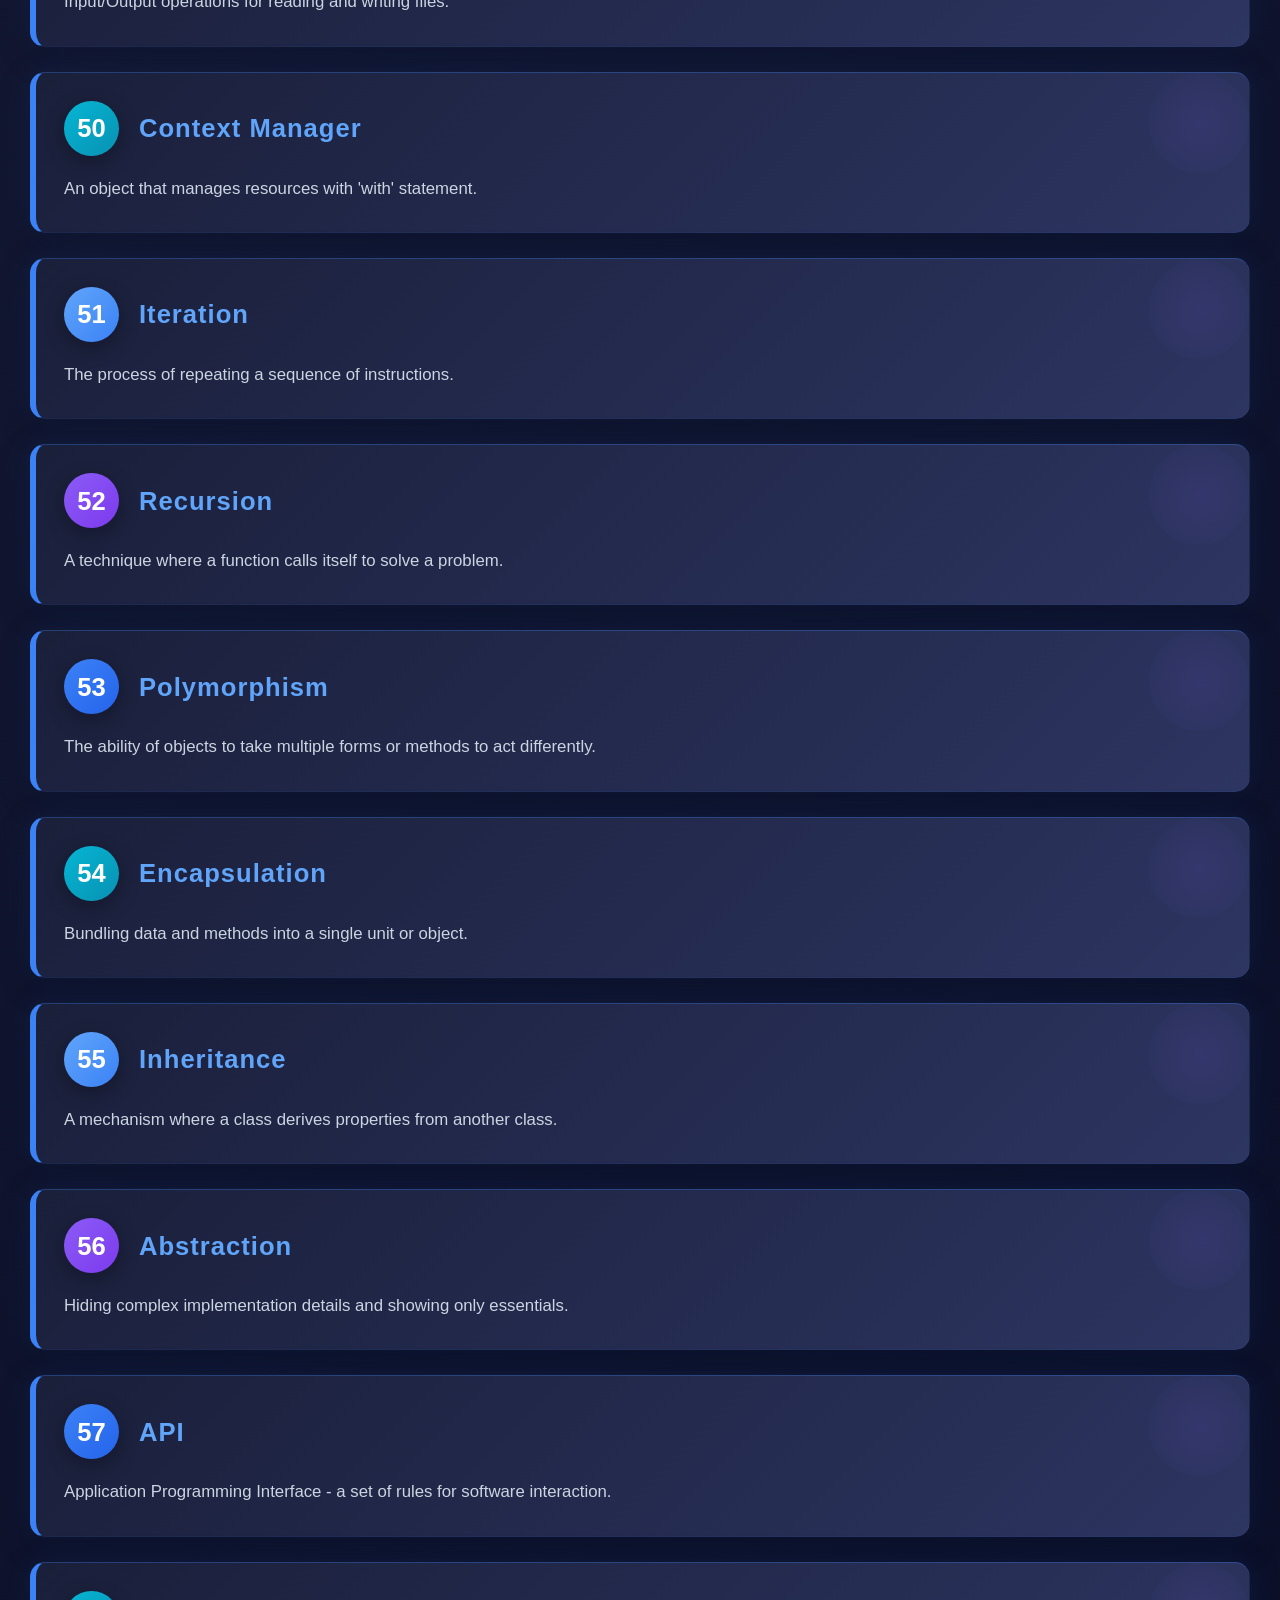
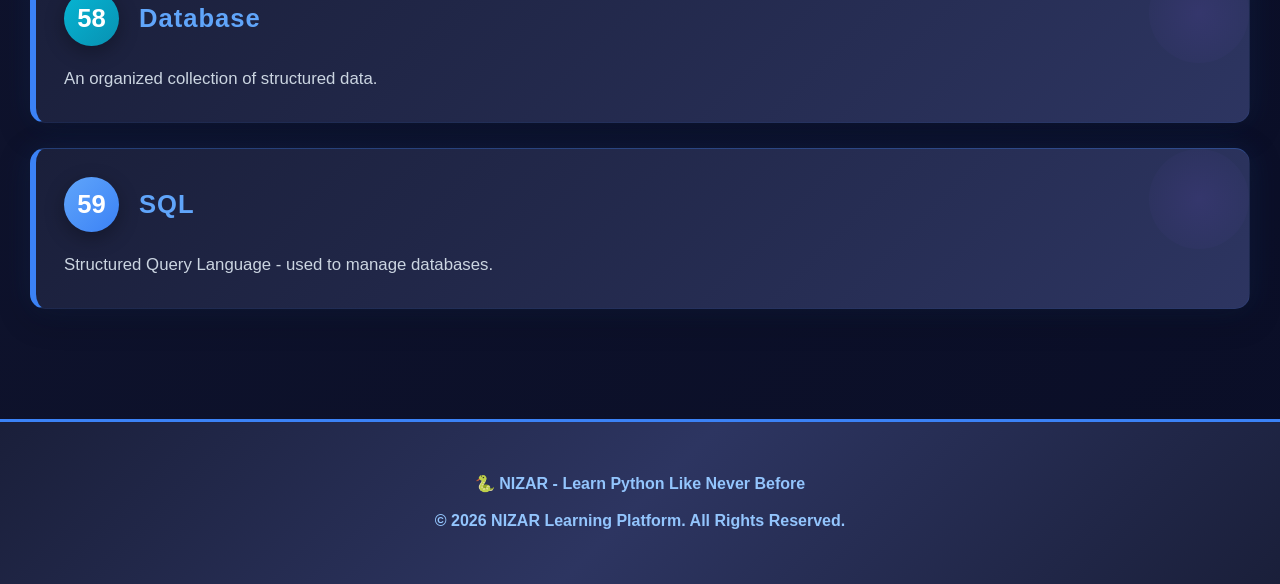
<file: glossary.html>
<!DOCTYPE html>
<html lang="en">

<head>
    <meta charset="UTF-8">
    <meta name="viewport" content="width=device-width, initial-scale=1.0">
    <title>NIZAR - Python Glossary | 85+ Terms</title>
    <link rel="stylesheet" href="styles.css">
</head>

<body>

    <div class="bg-decoration bg-decoration-1"></div>
    <div class="bg-decoration bg-decoration-2"></div>

    <nav>
        <a href="index.html" class="logo">🐍 NIZAR</a>
        <div class="nav-links">
            <a href="glossary.html" class="nav-link active">📚 GLOSSARY</a>
            <a href="tutorials.html" class="nav-link">🎓 TUTORIALS</a>
            <a href="tips.html" class="nav-link">💡 TIPS & TRICKS</a>
            <a href="resources.html" class="nav-link">🔗 ABOUT THE AUTHER</a>
        </div>
        <div class="language-switcher">
            <button class="lang-btn active" onclick="changeLanguage('en')">EN</button>
            <button class="lang-btn" onclick="changeLanguage('fr')">FR</button>
            <button class="lang-btn" onclick="changeLanguage('ar')">AR</button>
        </div>
    </nav>

    <header>
        <h1 id="header-title" data-translate="glossary-header-title">📚 Python Glossary</h1>
        <p class="tagline" id="header-tagline" data-translate="glossary-header-tagline">85+ Terms with Definitions in Multiple Languages</p>
    </header>

    <div class="container">
        <div class="search-container">
            <input type="text" class="search-input" id="searchInput" placeholder="🔍 Search terms...">
            <div class="results-count" id="resultsCount"></div>
        </div>
        <div class="glossary" id="glossary"></div>
        <div class="no-results" id="noResults" style="display: none;">❌ No terms found</div>
    </div>
    <button class="scroll-to-top" id="scrollToTop">↑</button>

    <div class="zoom-controls">
        <button class="zoom-btn" id="zoomOut" title="Zoom Out">−</button>
        <div class="zoom-level" id="zoomLevel">100%</div>
        <button class="zoom-btn" id="zoomIn" title="Zoom In">+</button>
    </div>

    <footer>
        <p data-translate="footer-title">🐍 NIZAR - Learn Python Like Never Before</p>
        <p data-translate="footer-copy">© 2026 NIZAR Learning Platform. All Rights Reserved.</p>
    </footer>

    <script src="translations.js"></script>
    <script src="shared.js"></script>
    <script src="glossary.js"></script>
    <script>
        const savedLang = localStorage.getItem('niзarLanguage') || 'en';
        if (savedLang !== 'en') {
            applyTranslations(savedLang);
            document.querySelector(`button[onclick="changeLanguage('${savedLang}')"]`)?.classList.add('active');
        }
    </script>

</body>

</html>
</file>
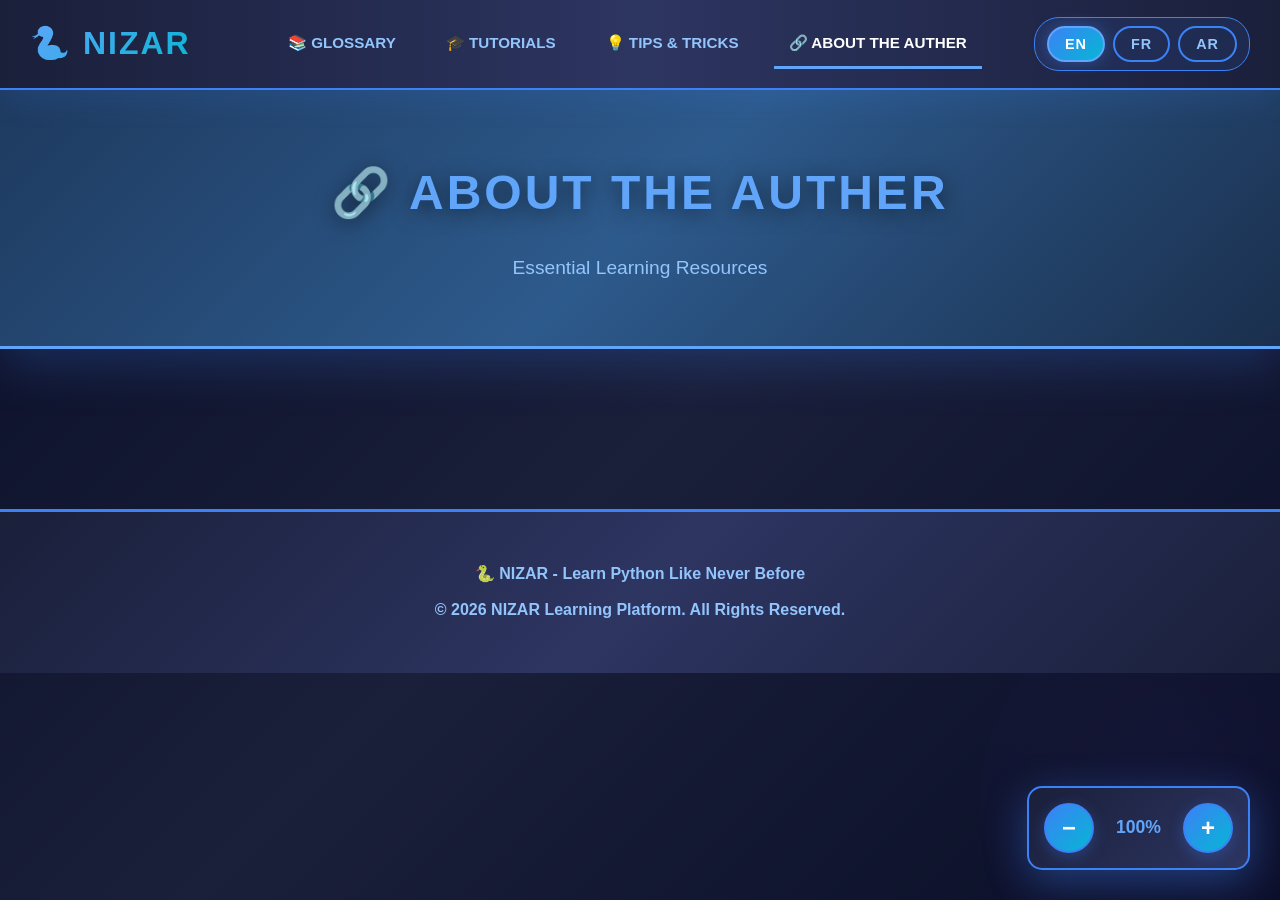
<file: resources.html>
<!DOCTYPE html>
<html lang="en">

<head>
    <meta charset="UTF-8">
    <meta name="viewport" content="width=device-width, initial-scale=1.0">
    <title>NIZAR - Python Resources</title>
    <link rel="stylesheet" href="styles.css">
</head>

<body>

    <div class="bg-decoration bg-decoration-1"></div>
    <div class="bg-decoration bg-decoration-2"></div>

    <nav>
        <a href="index.html" class="logo">🐍 NIZAR</a>
        <div class="nav-links">
            <a href="glossary.html" class="nav-link">📚 GLOSSARY</a>
            <a href="tutorials.html" class="nav-link">🎓 TUTORIALS</a>
            <a href="tips.html" class="nav-link">💡 TIPS & TRICKS</a>
            <a href="resources.html" class="nav-link active">🔗 ABOUT THE AUTHER</a>
        </div>
        <div class="language-switcher">
            <button class="lang-btn active" onclick="changeLanguage('en')">EN</button>
            <button class="lang-btn" onclick="changeLanguage('fr')">FR</button>
            <button class="lang-btn" onclick="changeLanguage('ar')">AR</button>
        </div>
    </nav>

    <header>
        <h1 id="header-title" data-translate="resource-header-title">🔗 ABOUT THE AUTHER</h1>
        <p class="tagline" id="header-tagline" data-translate="resource-header-tagline">Essential Learning Resources</p>
    </header>

    <div class="container">
        <div class="glossary" id="resources"></div>
    </div>

    <button class="scroll-to-top" id="scrollToTop">↑</button>

    <div class="zoom-controls">
        <button class="zoom-btn" id="zoomOut" title="Zoom Out">−</button>
        <div class="zoom-level" id="zoomLevel">100%</div>
        <button class="zoom-btn" id="zoomIn" title="Zoom In">+</button>
    </div>

    <footer>
        <p data-translate="footer-title">🐍 NIZAR - Learn Python Like Never Before</p>
        <p data-translate="footer-copy">© 2026 NIZAR Learning Platform. All Rights Reserved.</p>
    </footer>

    <script src="translations.js"></script>
    <script src="shared.js"></script>
    <script src="resources.js"></script>
    <script>
        const savedLang = localStorage.getItem('niзarLanguage') || 'en';
        if (savedLang !== 'en') {
            applyTranslations(savedLang);
            document.querySelector(`button[onclick="changeLanguage('${savedLang}')"]`)?.classList.add('active');
        }
    </script>

</body>

</html>
</file>
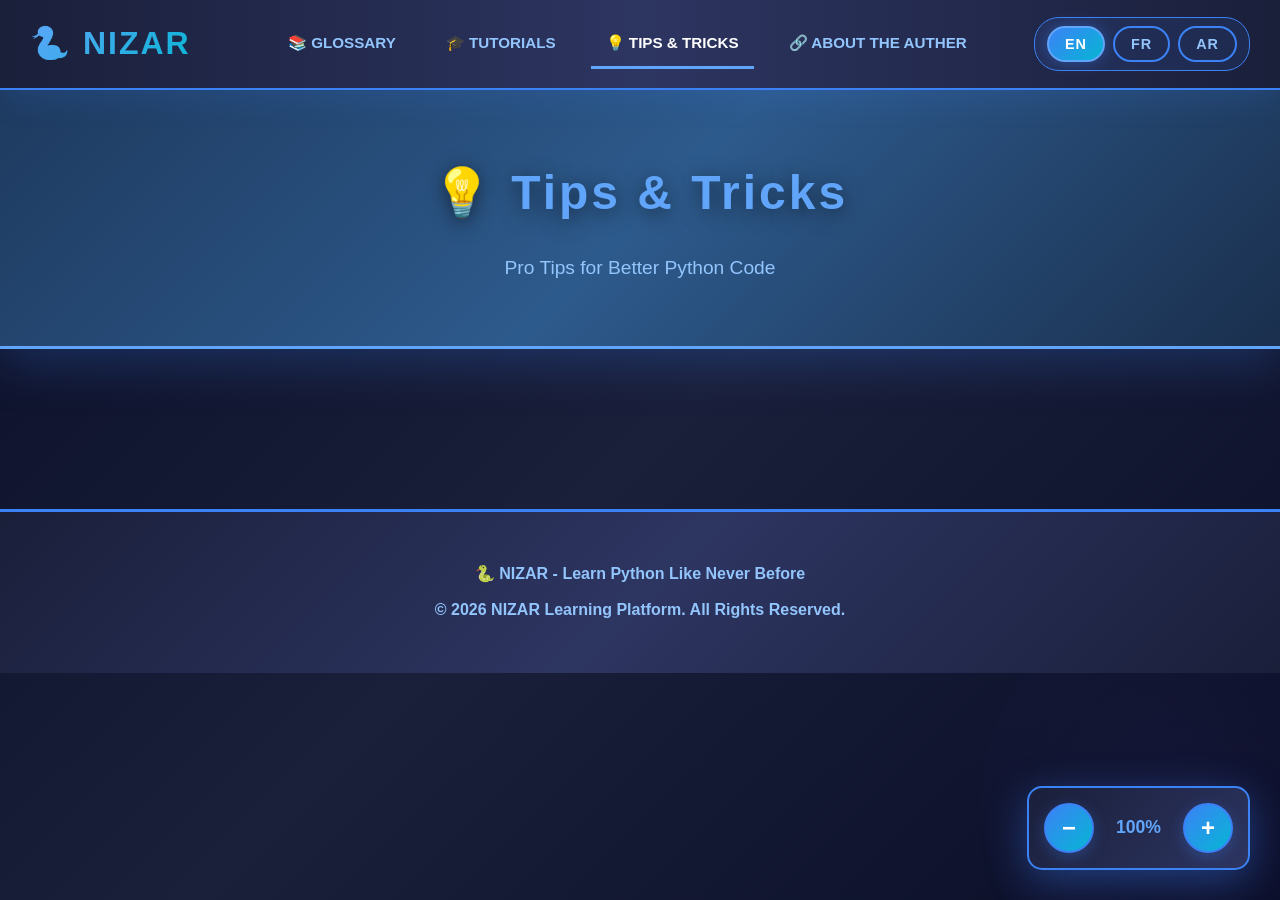
<file: tips.html>
<!DOCTYPE html>
<html lang="en">

<head>
    <meta charset="UTF-8">
    <meta name="viewport" content="width=device-width, initial-scale=1.0">
    <title>NIZAR - Python Tips & Tricks</title>
    <link rel="stylesheet" href="styles.css">
</head>

<body>

    <div class="bg-decoration bg-decoration-1"></div>
    <div class="bg-decoration bg-decoration-2"></div>

    <nav>
        <a href="index.html" class="logo">🐍 NIZAR</a>
        <div class="nav-links">
            <a href="glossary.html" class="nav-link">📚 GLOSSARY</a>
            <a href="tutorials.html" class="nav-link">🎓 TUTORIALS</a>
            <a href="tips.html" class="nav-link active">💡 TIPS & TRICKS</a>
            <a href="resources.html" class="nav-link">🔗 ABOUT THE AUTHER</a>
        </div>
        <div class="language-switcher">
            <button class="lang-btn active" onclick="changeLanguage('en')">EN</button>
            <button class="lang-btn" onclick="changeLanguage('fr')">FR</button>
            <button class="lang-btn" onclick="changeLanguage('ar')">AR</button>
        </div>
    </nav>

    <header>
        <h1 id="header-title" data-translate="tip-header-title">💡 Tips & Tricks</h1>
        <p class="tagline" id="header-tagline" data-translate="tip-header-tagline">Pro Tips for Better Python Code</p>
    </header>

    <div class="container">
        <div class="glossary" id="tips"></div>
    </div>

    <button class="scroll-to-top" id="scrollToTop">↑</button>

    <div class="zoom-controls">
        <button class="zoom-btn" id="zoomOut" title="Zoom Out">−</button>
        <div class="zoom-level" id="zoomLevel">100%</div>
        <button class="zoom-btn" id="zoomIn" title="Zoom In">+</button>
    </div>

    <footer>
        <p data-translate="footer-title">🐍 NIZAR - Learn Python Like Never Before</p>
        <p data-translate="footer-copy">© 2026 NIZAR Learning Platform. All Rights Reserved.</p>
    </footer>

    <script src="translations.js"></script>
    <script src="shared.js"></script>
    <script src="tips.js"></script>
    <script>
        const savedLang = localStorage.getItem('niзarLanguage') || 'en';
        if (savedLang !== 'en') {
            applyTranslations(savedLang);
            document.querySelector(`button[onclick="changeLanguage('${savedLang}')"]`)?.classList.add('active');
        }
    </script>

</body>

</html>
</file>
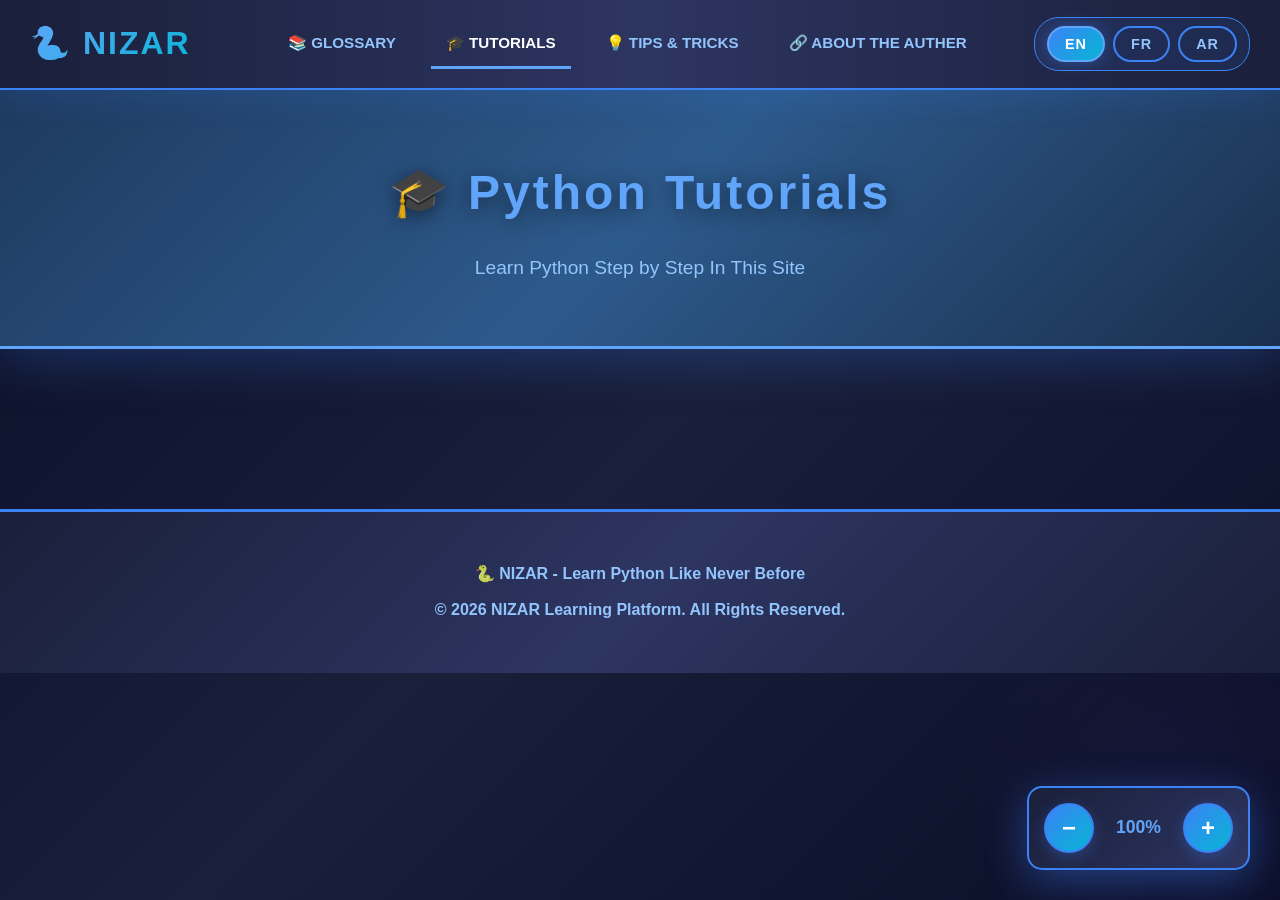
<file: tutorials.html>
<!DOCTYPE html>
<html lang="en">

<head>
    <meta charset="UTF-8">
    <meta name="viewport" content="width=device-width, initial-scale=1.0">
    <title>NIZAR - Python Tutorials</title>
    <link rel="stylesheet" href="styles.css">
</head>

<body>

    <div class="bg-decoration bg-decoration-1"></div>
    <div class="bg-decoration bg-decoration-2"></div>

    <nav>
        <a href="index.html" class="logo">🐍 NIZAR</a>
        <div class="nav-links">
            <a href="glossary.html" class="nav-link">📚 GLOSSARY</a>
            <a href="tutorials.html" class="nav-link active">🎓 TUTORIALS</a>
            <a href="tips.html" class="nav-link">💡 TIPS & TRICKS</a>
            <a href="resources.html" class="nav-link">🔗 ABOUT THE AUTHER</a>
        </div>
        <div class="language-switcher">
            <button class="lang-btn active" onclick="changeLanguage('en')">EN</button>
            <button class="lang-btn" onclick="changeLanguage('fr')">FR</button>
            <button class="lang-btn" onclick="changeLanguage('ar')">AR</button>
        </div>
    </nav>

    <header>
        <h1 id="header-title">🎓 Python Tutorials</h1>
        <p class="tagline" id="header-tagline">Learn Python Step by Step In This Site</p>
    </header>

    <div class="container">
        <div class="glossary" id="tutorials"></div>
    </div>

    <button class="scroll-to-top" id="scrollToTop">↑</button>

    <div class="zoom-controls">
        <button class="zoom-btn" id="zoomOut" title="Zoom Out">−</button>
        <div class="zoom-level" id="zoomLevel">100%</div>
        <button class="zoom-btn" id="zoomIn" title="Zoom In">+</button>
    </div>

    <footer>
        <p>🐍 NIZAR - Learn Python Like Never Before</p>
        <p>© 2026 NIZAR Learning Platform. All Rights Reserved.</p>
    </footer>

    <script src="shared.js"></script>
    <script src="tutorials.js"></script>

</body>

</html>
</file>
<file: styles.css>
* {
    margin: 0;
    padding: 0;
    box-sizing: border-box;
}

:root {
    --primary-dark: #0a0e27;
    --secondary-dark: #1a1f3a;
    --tertiary-dark: #2d3561;
    --light-blue: #3b82f6;
    --lighter-blue: #60a5fa;
    --brightest-blue: #93c5fd;
    --accent-cyan: #06b6d4;
    --accent-purple: #8b5cf6;
}

body {
    background: linear-gradient(135deg, var(--primary-dark) 0%, var(--secondary-dark) 50%, var(--primary-dark) 100%);
    font-family: 'Segoe UI', Tahoma, Geneva, Verdana, sans-serif;
    color: #e0e7ff;
    line-height: 1.8;
    min-height: 100vh;
    position: relative;
    overflow-x: hidden;
}

.bg-decoration {
    position: fixed;
    width: 400px;
    height: 400px;
    border-radius: 50%;
    opacity: 0.05;
    pointer-events: none;
    z-index: 0;
}

.bg-decoration-1 {
    top: -100px;
    left: -100px;
    background: radial-gradient(circle, var(--light-blue), transparent);
    animation: float 20s ease-in-out infinite;
}

.bg-decoration-2 {
    bottom: -100px;
    right: -100px;
    background: radial-gradient(circle, var(--accent-purple), transparent);
    animation: float 25s ease-in-out infinite reverse;
}

@keyframes float {
    0%,
    100% {
        transform: translateY(0px);
    }
    50% {
        transform: translateY(50px);
    }
}

nav {
    background: linear-gradient(90deg, var(--secondary-dark) 0%, var(--tertiary-dark) 50%, var(--secondary-dark) 100%);
    padding: 15px 30px;
    display: flex;
    justify-content: space-between;
    align-items: center;
    border-bottom: 2px solid var(--light-blue);
    box-shadow: 0 8px 32px rgba(59, 130, 246, 0.15);
    position: sticky;
    top: 0;
    z-index: 50;
    backdrop-filter: blur(10px);
}

.logo {
    font-size: 2em;
    font-weight: 900;
    background: linear-gradient(135deg, var(--lighter-blue), var(--accent-cyan));
    -webkit-background-clip: text;
    -webkit-text-fill-color: transparent;
    background-clip: text;
    letter-spacing: 2px;
    margin-right: 30px;
    cursor: pointer;
    text-decoration: none;
}

.nav-links {
    flex: 1;
    display: flex;
    gap: 20px;
    justify-content: center;
}

.nav-link {
    padding: 10px 15px;
    color: var(--brightest-blue);
    cursor: pointer;
    font-weight: 600;
    transition: all 0.3s ease;
    border-bottom: 3px solid transparent;
    font-size: 0.95em;
    text-decoration: none;
    display: inline-block;
}

.nav-link:hover,
.nav-link.active {
    color: white;
    border-bottom-color: var(--lighter-blue);
}

.language-switcher {
    display: flex;
    gap: 8px;
    margin-left: auto;
    background: rgba(59, 130, 246, 0.1);
    padding: 8px 12px;
    border-radius: 25px;
    border: 1px solid var(--light-blue);
}

.lang-btn {
    padding: 8px 16px;
    border: 2px solid var(--light-blue);
    background: transparent;
    color: var(--brightest-blue);
    border-radius: 20px;
    cursor: pointer;
    font-weight: 700;
    transition: all 0.3s ease;
    font-size: 0.9em;
    text-transform: uppercase;
    letter-spacing: 1px;
}

.lang-btn:hover,
.lang-btn.active {
    background: linear-gradient(135deg, var(--light-blue), var(--accent-cyan));
    color: white;
    border-color: var(--lighter-blue);
    box-shadow: 0 0 15px rgba(59, 130, 246, 0.4);
}

header {
    background: linear-gradient(135deg, #1e3a5f 0%, #2d5a8c 50%, #1a2f4d 100%);
    padding: 60px 30px;
    text-align: center;
    box-shadow: 0 12px 48px rgba(59, 130, 246, 0.25);
    border-bottom: 3px solid var(--lighter-blue);
    position: relative;
    z-index: 10;
}

header h1 {
    color: var(--lighter-blue);
    font-size: 3em;
    margin-bottom: 15px;
    font-weight: 900;
    text-shadow: 0 4px 20px rgba(0, 0, 0, 0.5);
    letter-spacing: 3px;
    position: relative;
    z-index: 11;
}

header .tagline {
    color: var(--brightest-blue);
    font-size: 1.2em;
    font-weight: 400;
    position: relative;
    z-index: 11;
}

.container {
    max-width: 1300px;
    margin: 0 auto;
    padding: 50px 30px;
    position: relative;
    z-index: 10;
}

.search-container {
    margin-bottom: 40px;
    text-align: center;
}

.search-input {
    width: 100%;
    max-width: 700px;
    padding: 18px 28px;
    font-size: 1.1em;
    border: 2px solid var(--light-blue);
    background: linear-gradient(135deg, var(--secondary-dark) 0%, var(--tertiary-dark) 100%);
    border-radius: 12px;
    outline: none;
    transition: all 0.3s ease;
    color: var(--brightest-blue);
    font-weight: 500;
    box-shadow: 0 4px 15px rgba(59, 130, 246, 0.1);
}

.search-input::placeholder {
    color: rgba(147, 197, 253, 0.5);
}

.search-input:focus {
    border-color: var(--lighter-blue);
    box-shadow: 0 0 0 4px rgba(59, 130, 246, 0.2), inset 0 0 10px rgba(59, 130, 246, 0.1);
}

.glossary {
    display: grid;
    gap: 25px;
}

.term-item {
    background: linear-gradient(135deg, var(--secondary-dark) 0%, var(--tertiary-dark) 100%);
    border-left: 6px solid var(--light-blue);
    border-top: 1px solid rgba(59, 130, 246, 0.3);
    border-right: 1px solid rgba(59, 130, 246, 0.1);
    border-bottom: 1px solid rgba(59, 130, 246, 0.1);
    padding: 28px;
    border-radius: 15px;
    box-shadow: 0 8px 32px rgba(0, 0, 0, 0.3), 0 0 30px rgba(59, 130, 246, 0.15);
    transition: all 0.4s ease;
    backdrop-filter: blur(10px);
    position: relative;
    overflow: hidden;
    cursor: pointer;
}

.term-item::before {
    content: '';
    position: absolute;
    top: 0;
    right: 0;
    width: 100px;
    height: 100px;
    background: radial-gradient(circle, rgba(139, 92, 246, 0.1), transparent);
    border-radius: 50%;
    pointer-events: none;
}

.term-item:hover {
    box-shadow: 0 12px 48px rgba(59, 130, 246, 0.4), 0 0 50px rgba(59, 130, 246, 0.2);
    transform: translateX(8px) translateY(-3px);
    border-left-color: var(--lighter-blue);
    background: linear-gradient(135deg, rgba(45, 53, 97, 0.9), rgba(45, 53, 97, 0.7));
}

.term-header {
    display: flex;
    align-items: center;
    margin-bottom: 18px;
    position: relative;
    z-index: 2;
}

.term-number {
    font-size: 1.6em;
    font-weight: 900;
    width: 55px;
    height: 55px;
    display: flex;
    align-items: center;
    justify-content: center;
    border-radius: 50%;
    margin-right: 20px;
    color: white;
    box-shadow: 0 6px 20px rgba(0, 0, 0, 0.3);
    font-family: 'Arial Black', sans-serif;
}

.color-1 {
    background: linear-gradient(135deg, #3b82f6 0%, #2563eb 100%);
}

.color-2 {
    background: linear-gradient(135deg, #06b6d4 0%, #0891b2 100%);
}

.color-3 {
    background: linear-gradient(135deg, #60a5fa 0%, #3b82f6 100%);
}

.color-4 {
    background: linear-gradient(135deg, #8b5cf6 0%, #7c3aed 100%);
}

.term-name {
    font-size: 1.6em;
    font-weight: 800;
    color: var(--lighter-blue);
    margin: 0;
    letter-spacing: 1px;
}

.term-definition {
    font-size: 1.05em;
    color: #cbd5e1;
    line-height: 1.8;
    margin: 0;
    font-weight: 400;
    position: relative;
    z-index: 2;
}

.results-count {
    margin-top: 15px;
    color: var(--brightest-blue);
    font-weight: 700;
    font-size: 1.1em;
}

.no-results {
    text-align: center;
    padding: 80px 30px;
    color: #94a3b8;
    font-size: 1.4em;
    background: linear-gradient(135deg, var(--secondary-dark) 0%, var(--tertiary-dark) 100%);
    border-radius: 15px;
    border: 2px solid rgba(59, 130, 246, 0.2);
    margin-top: 30px;
}

.zoom-controls {
    position: fixed;
    bottom: 30px;
    right: 30px;
    display: flex;
    gap: 12px;
    z-index: 1000;
    background: linear-gradient(135deg, var(--secondary-dark) 0%, var(--tertiary-dark) 100%);
    padding: 15px;
    border-radius: 15px;
    box-shadow: 0 10px 40px rgba(59, 130, 246, 0.4);
    border: 2px solid var(--light-blue);
    backdrop-filter: blur(10px);
}

.zoom-btn {
    width: 50px;
    height: 50px;
    border: 2px solid var(--light-blue);
    background: linear-gradient(135deg, var(--light-blue), var(--accent-cyan));
    color: white;
    border-radius: 50%;
    font-size: 1.5em;
    font-weight: bold;
    cursor: pointer;
    transition: all 0.3s ease;
    display: flex;
    align-items: center;
    justify-content: center;
    box-shadow: 0 4px 15px rgba(59, 130, 246, 0.3);
}

.zoom-btn:hover {
    transform: scale(1.15);
    box-shadow: 0 8px 25px rgba(59, 130, 246, 0.5);
}

.zoom-level {
    display: flex;
    align-items: center;
    justify-content: center;
    min-width: 65px;
    font-weight: 800;
    color: var(--lighter-blue);
    font-size: 1.1em;
}

.scroll-to-top {
    position: fixed;
    bottom: 150px;
    right: 30px;
    width: 50px;
    height: 50px;
    background: linear-gradient(135deg, var(--accent-purple), var(--light-blue));
    color: white;
    border: 2px solid var(--lighter-blue);
    border-radius: 50%;
    font-size: 1.6em;
    cursor: pointer;
    display: none;
    align-items: center;
    justify-content: center;
    transition: all 0.3s ease;
    box-shadow: 0 6px 20px rgba(59, 130, 246, 0.4);
}

.scroll-to-top:hover {
    transform: scale(1.15);
    box-shadow: 0 10px 32px rgba(59, 130, 246, 0.6);
}

.scroll-to-top.show {
    display: flex;
}

footer {
    background: linear-gradient(135deg, var(--secondary-dark) 0%, var(--tertiary-dark) 50%, var(--secondary-dark) 100%);
    padding: 40px 30px;
    text-align: center;
    color: var(--brightest-blue);
    margin-top: 60px;
    border-top: 3px solid var(--light-blue);
    position: relative;
    z-index: 10;
}

footer p {
    margin: 8px 0;
    font-weight: 600;
}

::-webkit-scrollbar {
    width: 12px;
}

::-webkit-scrollbar-track {
    background: linear-gradient(to bottom, var(--primary-dark), var(--secondary-dark));
}

::-webkit-scrollbar-thumb {
    background: linear-gradient(to bottom, var(--light-blue), var(--accent-cyan));
    border-radius: 6px;
}

::-webkit-scrollbar-thumb:hover {
    background: linear-gradient(to bottom, var(--lighter-blue), var(--light-blue));
}

@media (max-width: 768px) {
    header h1 {
        font-size: 2em;
    }
    .term-item {
        padding: 20px;
    }
    .term-name {
        font-size: 1.2em;
    }
    .search-input {
        font-size: 0.95em;
    }
    nav {
        flex-direction: column;
        gap: 10px;
    }
}
</file>
